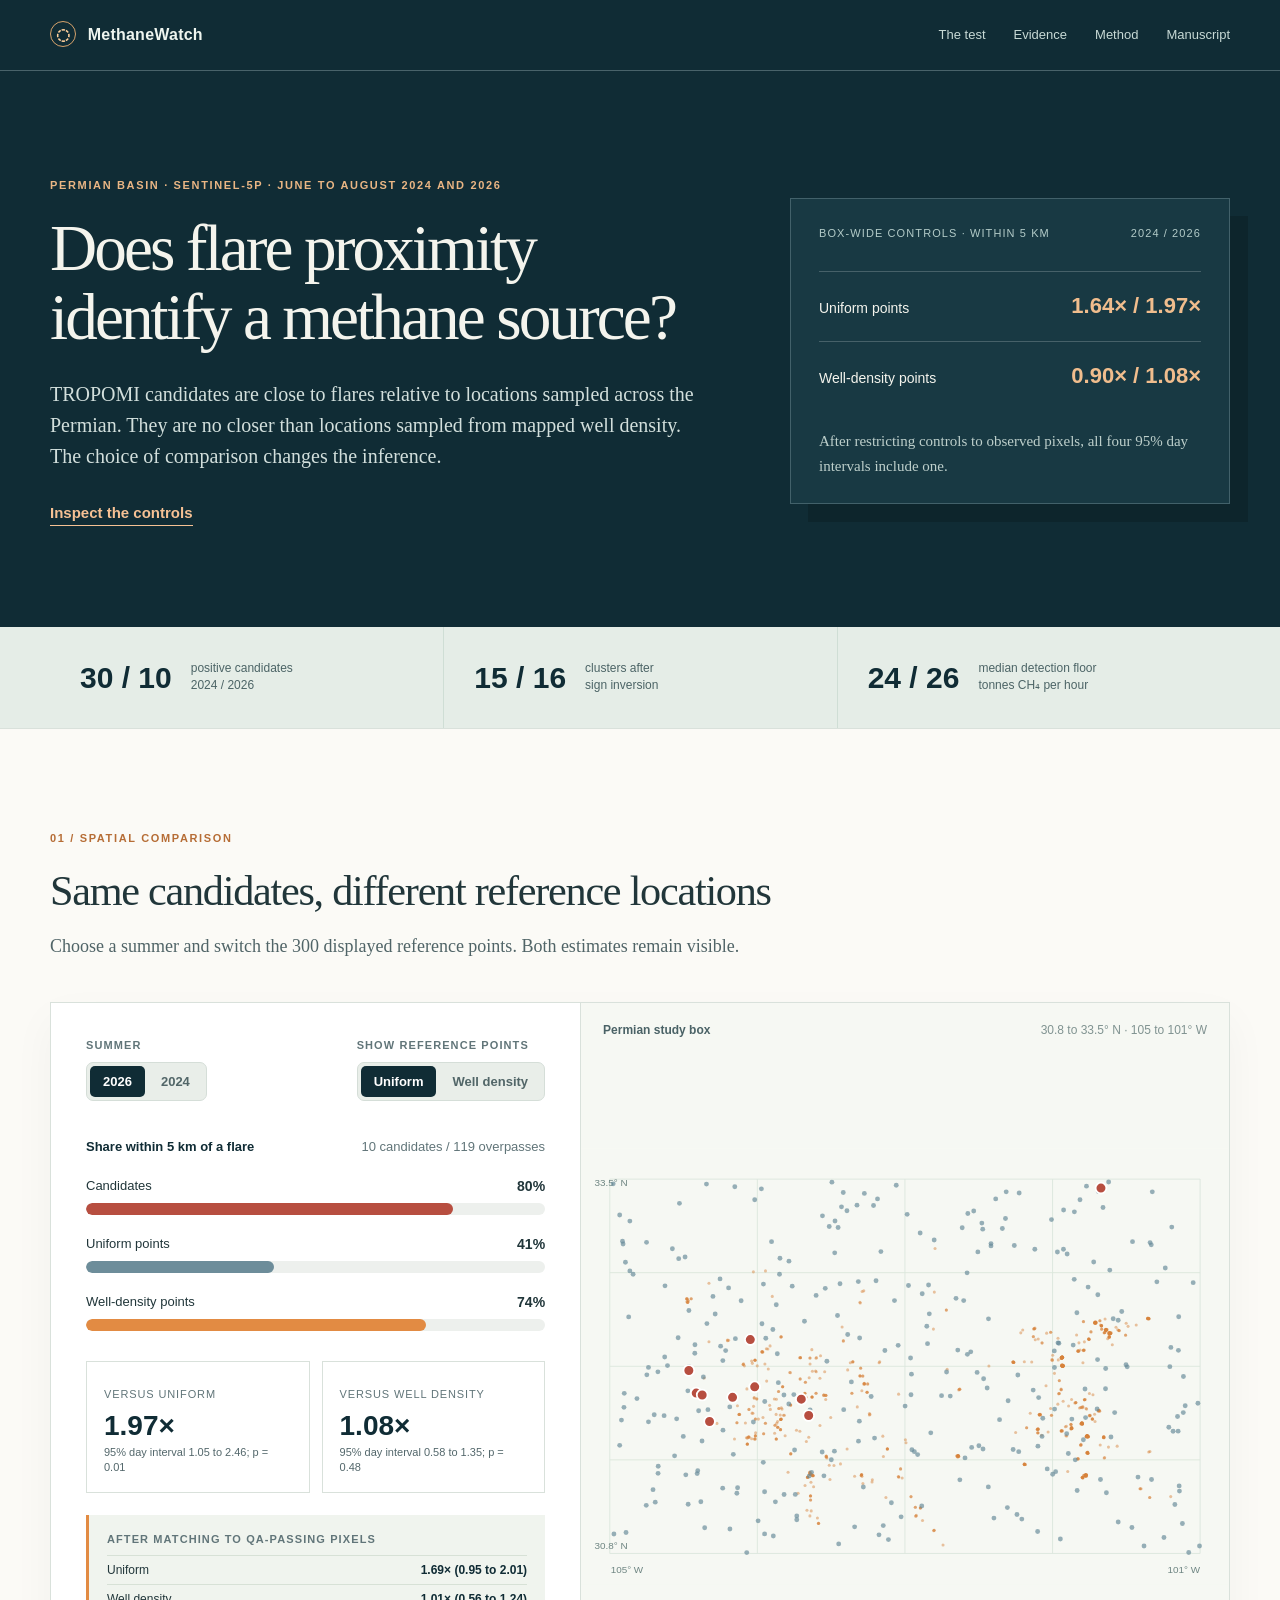
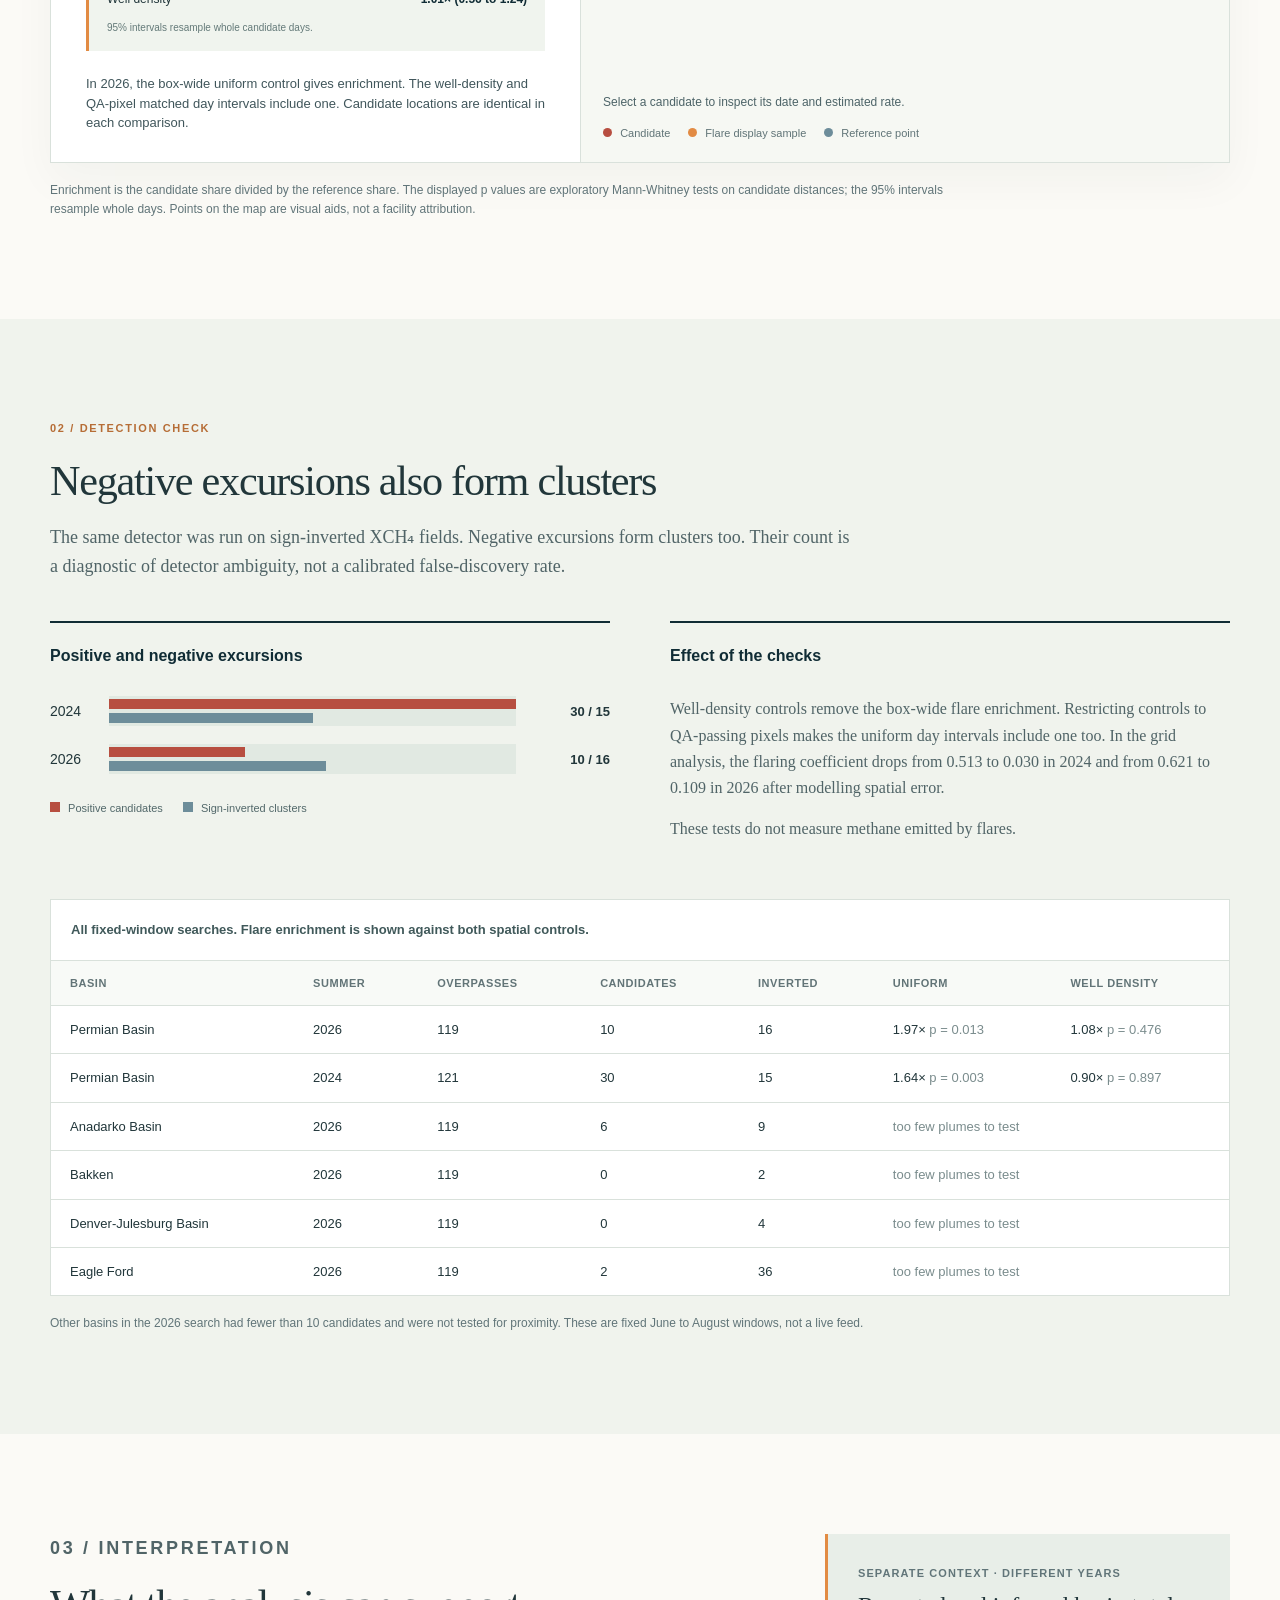
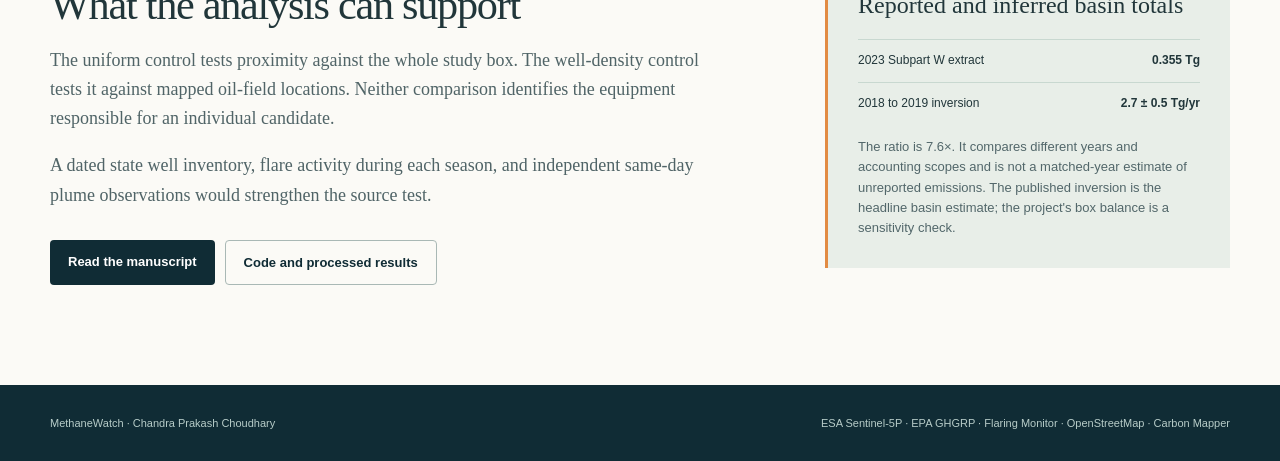
<file: outputs/permian/index.html>
<!doctype html>
<html lang="en">
<head>
  <meta charset="utf-8">
  <meta name="viewport" content="width=device-width, initial-scale=1">
  <meta name="theme-color" content="#102c35">
  <meta name="description" content="TROPOMI methane candidates near Permian flares: uniform, well-density, and observation-matched controls for 2024 and 2026.">
  <title>MethaneWatch | Permian flare proximity</title>
  <style>:root{--navy:#102c35;--ink:#21363a;--muted:#617579;--paper:#fbfaf6;--sea:#eaf1ec;--line:#d9e1db;--orange:#e28b43;--red:#b74e40;--blue:#6d8d9a}
*{box-sizing:border-box}
html{scroll-behavior:smooth}
body{margin:0;background:var(--paper);color:var(--ink);font:17px/1.65 "Iowan Old Style",Georgia,serif}
button,a{touch-action:manipulation}
a{color:inherit}
a:focus-visible,button:focus-visible{outline:3px solid var(--orange);outline-offset:3px}
.skip{position:absolute;left:-999px;top:8px;background:#fff;padding:10px;z-index:10}.skip:focus{left:8px}
.shell{width:min(1180px,calc(100% - 56px));margin:auto}
.masthead{background:var(--navy);color:#eef5ef;border-bottom:1px solid #49636a}
.masthead-inner{display:flex;justify-content:space-between;align-items:center;min-height:70px;gap:25px}
.brand,.masthead nav,.kicker,.field-label,.figure-top,.figure-line,.strip-grid,.text-link,.segmented,.chart-head,.bar-copy,.estimate-grid,.panel-note,.map-top,.legend,.footnote,.negative-panel,.audit-copy h3,table,.button,.context,.footer-inner{font-family:Inter,"Avenir Next",Arial,sans-serif}
.brand{text-decoration:none;font-weight:700;letter-spacing:.015em;font-size:16px;white-space:nowrap}.brand-mark{display:inline-grid;place-items:center;width:26px;height:26px;margin-right:7px;color:#ffd09c;border:1px solid #d7a36c;border-radius:50%}
.masthead nav{display:flex;gap:28px;font-size:13px}.masthead nav a{text-decoration:none;color:#c7d9d5}.masthead nav a:hover{color:#fff}
.hero{background:var(--navy);color:#f4f4ed;padding:105px 0 100px}
.hero-grid{display:grid;grid-template-columns:minmax(0,1.2fr) minmax(290px,.8fr);gap:80px;align-items:center}
.kicker{color:#b66d36;text-transform:uppercase;letter-spacing:.15em;font-size:11px;font-weight:700;margin:0 0 20px}.hero .kicker{color:#eab684}
h1,h2,h3,p{margin-top:0}
h1{font-size:clamp(44px,5.1vw,72px);line-height:1.06;letter-spacing:-.045em;font-weight:500;max-width:790px;margin-bottom:26px}
h1 em{font-weight:400;color:#e8a46a}
.hero-copy{font-size:20px;line-height:1.55;color:#d2dfdc;max-width:670px;margin-bottom:27px}
.text-link{color:#f6c194;font-size:15px;font-weight:700;text-decoration:none;border-bottom:1px solid #f6c194;padding-bottom:4px}.text-link span{margin-left:8px}
.hero-figure{background:#183943;border:1px solid #42616a;padding:25px 28px;box-shadow:18px 18px 0 #0d252c}
.figure-top{display:flex;justify-content:space-between;gap:15px;color:#b3cbc8;font-size:11px;text-transform:uppercase;letter-spacing:.1em;padding-bottom:29px}
.figure-line{display:flex;justify-content:space-between;align-items:baseline;gap:12px;border-top:1px solid #466169;padding:16px 0;font-size:14px}.figure-line strong{font-size:22px;color:#f0bd8d;white-space:nowrap}
.hero-figure p{font-size:15px;color:#bdcfcb;margin:19px 0 0}
.finding-strip{background:#e5ede7;border-bottom:1px solid var(--line)}
.strip-grid{display:grid;grid-template-columns:repeat(3,1fr)}
.strip-grid>div{display:flex;align-items:center;gap:19px;padding:26px 30px;border-left:1px solid #cfded5}.strip-grid>div:first-child{border-left:0}
.strip-grid .num{font-size:30px;font-weight:700;color:var(--navy);white-space:nowrap}.strip-grid span:last-child{font-size:12px;line-height:1.45;color:#4c6466}
.section{padding:100px 0}.section-tint{background:#f0f3ed}
.section-heading{max-width:800px;margin-bottom:40px}.section-heading h2,.method-grid h2{font-weight:500;letter-spacing:-.03em;line-height:1.14;font-size:clamp(32px,3.3vw,46px);margin:0 0 17px}.section-heading>p:last-child,.method-grid>div>p{font-size:18px;color:#506467;line-height:1.62;margin-bottom:0}
.workbench{display:grid;grid-template-columns:minmax(340px,.9fr) minmax(0,1.1fr);border:1px solid var(--line);background:#fff;box-shadow:0 18px 42px #17332e0a}
.analysis-panel{padding:33px 35px 29px;border-right:1px solid var(--line)}
.control-row{display:flex;justify-content:space-between;gap:20px;flex-wrap:wrap;margin-bottom:35px}
.field-label{display:block;text-transform:uppercase;letter-spacing:.1em;color:var(--muted);font-size:11px;font-weight:700;margin-bottom:8px}
.segmented{display:inline-flex;padding:3px;background:#e9eee9;border:1px solid #d5ded8;border-radius:7px;gap:3px}
.segmented button{font:600 13px Inter,"Avenir Next",Arial,sans-serif;background:transparent;color:#526668;border:0;border-radius:5px;padding:8px 13px;cursor:pointer}
.segmented button[aria-pressed=true]{color:#fff;background:var(--navy)}
.chart-head{display:flex;justify-content:space-between;gap:10px;color:var(--navy);font-size:13px;font-weight:700;margin-bottom:18px}.chart-head span:last-child{color:var(--muted);font-weight:500}
.bar-item{margin:0 0 18px}.bar-copy{display:flex;justify-content:space-between;font-size:13px;margin-bottom:5px}.bar-copy strong{font-size:14px}
.bar-track{height:12px;background:#edf0ed;border-radius:20px;overflow:hidden}.bar-fill{height:100%;border-radius:20px;transition:width .25s}.bar-fill.candidate{background:var(--red)}.bar-fill.uniform{background:var(--blue)}.bar-fill.wells{background:var(--orange)}
.estimate-grid{display:grid;grid-template-columns:1fr 1fr;gap:12px;margin-top:30px}
.estimate-grid article{border:1px solid var(--line);padding:17px;min-height:127px}.estimate-grid article span{font-size:11px;text-transform:uppercase;letter-spacing:.08em;color:var(--muted)}.estimate-grid strong{display:block;font-size:28px;line-height:1.35;color:var(--navy)}.estimate-grid small{display:block;font-size:11px;line-height:1.35;color:#53676b}
.matched-results{margin-top:22px;padding:16px 18px;background:#f0f4ee;border-left:3px solid var(--orange);font:12px/1.5 Inter,"Avenir Next",Arial,sans-serif}.matched-results>div{display:flex;justify-content:space-between;gap:8px;padding:5px 0;border-top:1px solid #d7e1d6}.matched-results strong{text-align:right;color:var(--navy)}.matched-results small{display:block;color:#647a79;margin-top:7px}
.panel-note{font-size:13px;line-height:1.5;color:#40565b;margin:23px 0 0}
.map-panel{min-width:0;background:#f6f8f3;display:flex;flex-direction:column}
.map-top{display:flex;justify-content:space-between;gap:12px;padding:18px 22px 0;color:#4a6266;font-size:12px}.map-top span{color:#809391}
#study-map{width:100%;height:auto;display:block;flex:1;min-height:460px}
.legend{display:flex;flex-wrap:wrap;gap:18px;padding:0 22px 20px;font-size:11px;color:#607477}
.map-selection{font:12px/1.45 Inter,"Avenir Next",Arial,sans-serif;color:#4d6468;margin:0 22px 12px;min-height:18px}
.legend span{white-space:nowrap}.key{display:inline-block;width:9px;height:9px;border-radius:50%;margin-right:5px}.key-candidate{background:var(--red)}.key-flare{background:var(--orange)}.key-control{background:var(--blue)}
.footnote{font-size:12px;line-height:1.6;color:#617579;max-width:900px;margin:18px 0 0}
.audit-grid{display:grid;grid-template-columns:1fr 1fr;gap:60px;margin-bottom:57px}
.negative-panel,.audit-copy{border-top:2px solid var(--navy);padding-top:20px}.negative-panel h3,.audit-copy h3{font-size:16px;color:var(--navy);margin-bottom:27px}
.count-row{display:grid;grid-template-columns:45px 1fr 80px;align-items:center;gap:14px;margin:18px 0;font-size:14px}.count-row>div{height:30px;position:relative;background:#e1e9e2}.count-row i,.count-row b{position:absolute;left:0;height:10px;display:block}.count-row i{top:3px;background:var(--red)}.count-row b{bottom:3px;background:var(--blue)}.count-row strong{text-align:right;font-size:13px;white-space:nowrap}
.count-legend{display:flex;gap:20px;flex-wrap:wrap;font-size:11px;color:#52686a;margin-top:25px}.count-legend i{display:inline-block;width:10px;height:10px;margin-right:5px}.count-legend .positive{background:var(--red)}.count-legend .negative{background:var(--blue)}
.audit-copy p{font-size:16px;color:#506467;margin-bottom:14px}.audit-copy p:last-child{margin-bottom:0}
.table-wrap{overflow-x:auto;background:#fff;border:1px solid var(--line)}table{width:100%;border-collapse:collapse;font-size:13px;white-space:nowrap}caption{text-align:left;padding:19px 20px;color:#40595a;font-weight:700;white-space:normal}th,td{padding:13px 19px;border-top:1px solid var(--line);text-align:left;font-variant-numeric:tabular-nums}th{background:#f8faf7;color:#627477;font-size:11px;text-transform:uppercase;letter-spacing:.05em}tbody tr:hover{background:#f7f9f4}.mut{color:#7a8c8d}
.method-grid{display:grid;grid-template-columns:minmax(0,1.25fr) minmax(280px,.75fr);gap:100px;align-items:start}.method-grid>div>p{margin:0 0 18px}
.links{display:flex;gap:10px;flex-wrap:wrap;margin-top:30px}.button{display:inline-block;text-decoration:none;background:var(--navy);color:#fff;padding:11px 18px;border-radius:4px;font-size:13px;font-weight:700}.button.secondary{color:var(--navy);background:transparent;border:1px solid #a9b8b5}
.context{background:#e8eee8;padding:30px;border-left:3px solid var(--orange)}.context h3{font:500 24px/1.25 "Iowan Old Style",Georgia,serif;margin:0 0 19px}.context-line{display:flex;justify-content:space-between;gap:10px;border-top:1px solid #c8d8d0;padding:11px 0;font-size:12px}.context-line strong{white-space:nowrap}.context p{font-size:13px;color:#52676a;line-height:1.55;margin:13px 0 0}
footer{background:var(--navy);color:#b7ccc8}.footer-inner{display:flex;justify-content:space-between;gap:20px;padding:29px 0;font-size:11px}
@media(max-width:900px){.hero-grid,.workbench,.audit-grid,.method-grid{grid-template-columns:1fr}.hero-grid,.method-grid{gap:50px}.hero-figure{max-width:600px}.analysis-panel{border-right:0;border-bottom:1px solid var(--line)}.strip-grid>div{padding:20px 12px;gap:8px}.strip-grid .num{font-size:22px}.strip-grid span:last-child{font-size:10px}}
@media(max-width:620px){.shell{width:min(100% - 32px,1180px)}.masthead-inner{align-items:flex-start;flex-direction:column;padding:16px 0;gap:10px}.masthead nav{gap:16px;flex-wrap:wrap;font-size:12px}.hero{padding:65px 0 75px}.hero-copy{font-size:17px}.hero-figure{box-shadow:9px 9px 0 #0d252c}.figure-top{flex-direction:column;gap:3px}.finding-strip .strip-grid{grid-template-columns:1fr}.strip-grid>div{border-left:0;border-top:1px solid #cfded5;padding:13px 0}.strip-grid>div:first-child{border-top:0}.strip-grid span:last-child{font-size:12px}.section{padding:66px 0}.analysis-panel{padding:24px 20px}.estimate-grid{gap:8px}.estimate-grid article{padding:12px}.estimate-grid strong{font-size:24px}.map-top{flex-direction:column;gap:2px}#study-map{min-height:290px}.audit-grid{gap:40px}.footer-inner{flex-direction:column}}
@media(prefers-reduced-motion:reduce){html{scroll-behavior:auto}.bar-fill{transition:none}}
</style>
</head>
<body>
  <a class="skip" href="#main">Skip to results</a>
  <header class="masthead">
    <div class="shell masthead-inner">
      <a class="brand" href="#top"><span class="brand-mark" aria-hidden="true">◌</span> MethaneWatch</a>
      <nav aria-label="Primary">
        <a href="#test">The test</a>
        <a href="#audit">Evidence</a>
        <a href="#method">Method</a>
        <a href="paper.html">Manuscript</a>
      </nav>
    </div>
  </header>
  <main id="main">
    <section class="hero" id="top">
      <div class="shell hero-grid">
        <div>
          <p class="kicker">Permian Basin · Sentinel-5P · June to August 2024 and 2026</p>
          <h1>Does flare proximity identify a methane source?</h1>
          <p class="hero-copy">TROPOMI candidates are close to flares relative to locations sampled across the Permian. They are no closer than locations sampled from mapped well density. The choice of comparison changes the inference.</p>
          <a class="text-link" href="#test">Inspect the controls</a>
        </div>
        <div class="hero-figure" aria-label="Study finding">
          <div class="figure-top"><span>Box-wide controls · within 5 km</span><span>2024 / 2026</span></div>
          <div class="figure-line"><span>Uniform points</span><strong>1.64× / 1.97×</strong></div>
          <div class="figure-line"><span>Well-density points</span><strong>0.90× / 1.08×</strong></div>
          <p>After restricting controls to observed pixels, all four 95% day intervals include one.</p>
        </div>
      </div>
    </section>

    <section class="finding-strip">
      <div class="shell strip-grid">
        <div><span class="num">30 / 10</span><span>positive candidates<br>2024 / 2026</span></div>
        <div><span class="num">15 / 16</span><span>clusters after<br>sign inversion</span></div>
        <div><span class="num">24 / 26</span><span>median detection floor<br>tonnes CH₄ per hour</span></div>
      </div>
    </section>

    <section id="test" class="section">
      <div class="shell">
        <div class="section-heading">
          <p class="kicker">01 / Spatial comparison</p>
          <h2>Same candidates, different reference locations</h2>
          <p>Choose a summer and switch the 300 displayed reference points. Both estimates remain visible.</p>
        </div>
        <div class="workbench">
          <div class="analysis-panel">
            <div class="control-row">
              <div><span class="field-label">Summer</span><div id="years" class="segmented" role="group" aria-label="Select summer"></div></div>
              <div><span class="field-label">Show reference points</span><div class="segmented" role="group" aria-label="Show reference distribution">
                <button type="button" data-mode="uniform">Uniform</button>
                <button type="button" data-mode="wells">Well density</button>
              </div></div>
            </div>
            <div class="chart-head"><span>Share within 5 km of a flare</span><span id="candidate-share"></span></div>
            <div class="bar-item"><div class="bar-copy"><span>Candidates</span><strong id="candidate-percent"></strong></div><div class="bar-track"><div id="candidate-bar" class="bar-fill candidate"></div></div></div>
            <div class="bar-item"><div class="bar-copy"><span>Uniform points</span><strong id="uniform-percent"></strong></div><div class="bar-track"><div id="uniform-bar" class="bar-fill uniform"></div></div></div>
            <div class="bar-item"><div class="bar-copy"><span>Well-density points</span><strong id="wells-percent"></strong></div><div class="bar-track"><div id="wells-bar" class="bar-fill wells"></div></div></div>
            <div class="estimate-grid">
              <article><span>Versus uniform</span><strong id="uniform-estimate"></strong><small id="uniform-detail"></small></article>
              <article><span>Versus well density</span><strong id="wells-estimate"></strong><small id="wells-detail"></small></article>
            </div>
            <div class="matched-results">
              <span class="field-label">After matching to QA-passing pixels</span>
              <div><span>Uniform</span><strong id="matched-uniform"></strong></div>
              <div><span>Well density</span><strong id="matched-wells"></strong></div>
              <small>95% intervals resample whole candidate days.</small>
            </div>
            <p class="panel-note" id="interpretation"></p>
          </div>
          <div class="map-panel">
            <div class="map-top"><strong>Permian study box</strong><span>30.8 to 33.5° N · 105 to 101° W</span></div>
            <svg id="study-map" role="img" aria-label="Candidate, flare, and reference locations in the Permian Basin" viewBox="0 0 720 485" preserveAspectRatio="xMidYMid meet"></svg>
            <p id="selected-candidate" class="map-selection" aria-live="polite">Select a candidate to inspect its date and estimated rate.</p>
            <div class="legend"><span><i class="key key-candidate"></i> Candidate</span><span><i class="key key-flare"></i> Flare display sample</span><span><i class="key key-control"></i> Reference point</span></div>
          </div>
        </div>
        <p class="footnote">Enrichment is the candidate share divided by the reference share. The displayed p values are exploratory Mann-Whitney tests on candidate distances; the 95% intervals resample whole days. Points on the map are visual aids, not a facility attribution.</p>
      </div>
    </section>

    <section id="audit" class="section section-tint">
      <div class="shell">
        <div class="section-heading">
          <p class="kicker">02 / Detection check</p>
          <h2>Negative excursions also form clusters</h2>
          <p>The same detector was run on sign-inverted XCH₄ fields. Negative excursions form clusters too. Their count is a diagnostic of detector ambiguity, not a calibrated false-discovery rate.</p>
        </div>
        <div class="audit-grid">
          <div class="negative-panel">
            <h3>Positive and negative excursions</h3>
            <div class="count-row"><span>2024</span><div><i style="width:100%"></i><b style="width:50%"></b></div><strong>30 / 15</strong></div>
            <div class="count-row"><span>2026</span><div><i style="width:33.3%"></i><b style="width:53.3%"></b></div><strong>10 / 16</strong></div>
            <div class="count-legend"><span><i class="positive"></i> Positive candidates</span><span><i class="negative"></i> Sign-inverted clusters</span></div>
          </div>
          <div class="audit-copy">
            <h3>Effect of the checks</h3>
            <p>Well-density controls remove the box-wide flare enrichment. Restricting controls to QA-passing pixels makes the uniform day intervals include one too. In the grid analysis, the flaring coefficient drops from 0.513 to 0.030 in 2024 and from 0.621 to 0.109 in 2026 after modelling spatial error.</p>
            <p>These tests do not measure methane emitted by flares.</p>
          </div>
        </div>
        <div class="table-wrap"><table>
          <caption>All fixed-window searches. Flare enrichment is shown against both spatial controls.</caption>
          <thead><tr><th scope="col">Basin</th><th scope="col">Summer</th><th scope="col">Overpasses</th><th scope="col">Candidates</th><th scope="col">Inverted</th><th scope="col">Uniform</th><th scope="col">Well density</th></tr></thead>
          <tbody><tr><td>Permian Basin</td><td>2026</td><td>119</td><td>10</td><td>16</td><td>1.97&times; <span class=mut>p = 0.013</span></td><td>1.08&times; <span class=mut>p = 0.476</span></td></tr><tr><td>Permian Basin</td><td>2024</td><td>121</td><td>30</td><td>15</td><td>1.64&times; <span class=mut>p = 0.003</span></td><td>0.90&times; <span class=mut>p = 0.897</span></td></tr><tr><td>Anadarko Basin</td><td>2026</td><td>119</td><td>6</td><td>9</td><td colspan=2 class=mut>too few plumes to test</td></tr><tr><td>Bakken</td><td>2026</td><td>119</td><td>0</td><td>2</td><td colspan=2 class=mut>too few plumes to test</td></tr><tr><td>Denver-Julesburg Basin</td><td>2026</td><td>119</td><td>0</td><td>4</td><td colspan=2 class=mut>too few plumes to test</td></tr><tr><td>Eagle Ford</td><td>2026</td><td>119</td><td>2</td><td>36</td><td colspan=2 class=mut>too few plumes to test</td></tr></tbody>
        </table></div>
        <p class="footnote">Other basins in the 2026 search had fewer than 10 candidates and were not tested for proximity. These are fixed June to August windows, not a live feed.</p>
      </div>
    </section>

    <section id="method" class="section">
      <div class="shell method-grid">
        <div>
          <p class="kicker">03 / Interpretation</p>
          <h2>What the analysis can support</h2>
          <p>The uniform control tests proximity against the whole study box. The well-density control tests it against mapped oil-field locations. Neither comparison identifies the equipment responsible for an individual candidate.</p>
          <p>A dated state well inventory, flare activity during each season, and independent same-day plume observations would strengthen the source test.</p>
          <div class="links"><a class="button" href="paper.html">Read the manuscript</a><a class="button secondary" href="https://github.com/cpchoudhary2024/methanewatch">Code and processed results</a></div>
        </div>
        <aside class="context">
          <span class="field-label">Separate context · different years</span>
          <h3>Reported and inferred basin totals</h3>
          <div class="context-line"><span>2023 Subpart W extract</span><strong>0.355 Tg</strong></div>
          <div class="context-line"><span>2018 to 2019 inversion</span><strong>2.7 ± 0.5 Tg/yr</strong></div>
          <p>The ratio is 7.6×. It compares different years and accounting scopes and is not a matched-year estimate of unreported emissions. The published inversion is the headline basin estimate; the project's box balance is a sensitivity check.</p>
        </aside>
      </div>
    </section>
  </main>
  <footer><div class="shell footer-inner"><span>MethaneWatch · Chandra Prakash Choudhary</span><span>ESA Sentinel-5P · EPA GHGRP · Flaring Monitor · OpenStreetMap · Carbon Mapper</span></div></footer>
  <script>const DATA=[{"id":"permian","name":"Permian Basin","year":"2026","bbox":[-105.0,30.8,-101.0,33.5],"n_overpasses":119,"n_candidates":10,"n_noise":16,"frac_det":0.8,"flare":{"uniform":{"e":1.97,"ci":[1.05,2.46],"p":0.013,"frac":0.407},"wells":{"e":1.08,"ci":[0.58,1.35],"p":0.476,"frac":0.742}},"testable":true,"opportunity":{"uniform":{"null_fraction":0.4734,"enrichment":1.69,"ci_days":[0.95,2.01]},"wells":{"null_fraction":0.7952,"enrichment":1.006,"ci_days":[0.56,1.24]}},"candidates":[[33.4351,-101.6718,30,"2026-07-30"],[31.9128,-103.7024,18,"2026-08-02"],[31.7949,-103.6524,20,"2026-08-02"],[32.1192,-104.4644,30,"2026-08-09"],[31.9568,-104.4144,36,"2026-08-09"],[32.3423,-104.0478,29,"2026-08-25"],[31.9427,-104.374,38,"2026-08-25"],[31.7519,-104.324,36,"2026-08-25"],[31.9259,-104.1682,28,"2026-08-27"],[32.0016,-104.0182,34,"2026-08-27"]],"controls":{"uniform":[[31.548,-102.953],[32.286,-101.198],[32.305,-104.423],[32.147,-101.205],[31.946,-103.753],[32.354,-103.307],[33.41,-101.689],[32.037,-103.363],[33.061,-102.802],[30.951,-104.89],[31.841,-101.986],[32.313,-102.847],[32.475,-103.681],[31.475,-101.846],[31.878,-103.787],[33.357,-103.186],[32.552,-104.464],[32.379,-103.388],[30.976,-104.186],[30.941,-103.951],[31.371,-101.999],[31.172,-103.878],[33.456,-103.059],[30.807,-101.077],[31.788,-101.153],[30.958,-102.101],[32.528,-102.835],[30.926,-103.892],[30.985,-104.357],[31.016,-101.12],[31.534,-102.936],[32.356,-104.537],[32.975,-102.506],[31.521,-101.893],[31.565,-102.548],[33.026,-101.331],[32.814,-104.842],[31.142,-102.886],[32.977,-103.163],[33.044,-104.751],[31.28,-102.435],[32.493,-101.589],[31.331,-102.628],[31.457,-103.96],[32.134,-101.64],[32.21,-102.962],[32.093,-102.956],[32.261,-101.988],[31.376,-104.408],[32.902,-101.721],[31.55,-102.267],[33.264,-101.852],[32.191,-104.234],[31.62,-101.791],[31.271,-104.235],[32.11,-104.674],[31.816,-101.579],[32.482,-101.555],[32.146,-101.494],[30.9,-103.112],[33.049,-103.904],[30.94,-104.972],[33.035,-102.417],[32.994,-102.12],[33.295,-101.658],[32.594,-103.872],[31.234,-104.139],[31.993,-102.443],[31.986,-101.78],[32.507,-101.145],[31.829,-104.398],[32.624,-103.071],[31.351,-101.421],[31.754,-103.309],[32.267,-102.642],[31.955,-104.902],[31.131,-102.306],[33.408,-101.324],[32.666,-101.693],[33.049,-101.458],[31.765,-102.359],[33.351,-104.018],[32.994,-101.926],[33.445,-104.153],[31.333,-101.675],[32.088,-104.749],[31.842,-101.698],[32.458,-104.342],[31.476,-103.499],[31.071,-103.733],[32.087,-102.235],[32.527,-104.286],[31.837,-103.415],[33.466,-104.977],[31.896,-103.95],[31.61,-103.315],[32.998,-104.576],[32.06,-102.467],[31.538,-103.478],[31.574,-102.099],[33.357,-102.385],[33.397,-103.275],[32.545,-101.531],[31.553,-102.471],[32.721,-101.759],[31.385,-103.633],[31.67,-102.825],[32.263,-104.215],[31.883,-101.015],[31.748,-104.027],[33.43,-103.973],[31.26,-104.707],[32.457,-103.969],[30.904,-101.947],[31.048,-102.208],[31.367,-104.485],[33.478,-103.495],[32.761,-103.316],[33.144,-102.34],[30.934,-103.176],[32.64,-102.654],[31.988,-101.641],[31.924,-102.094],[32.712,-103.54],[31.632,-103.206],[32.186,-103.529],[31.504,-104.561],[31.857,-104.187],[32.24,-103.865],[31.226,-103.743],[31.546,-103.748],[31.935,-102.693],[32.076,-101.113],[32.96,-101.901],[32.536,-101.835],[32.319,-101.963],[33.149,-102.612],[31.333,-101.329],[31.081,-102.241],[31.863,-102.999],[31.17,-104.692],[32.301,-103.046],[32.349,-104.149],[31.155,-104.469],[32.733,-102.976],[32.303,-101.86],[31.943,-103.82],[33.277,-101.925],[33.111,-102.897],[31.397,-104.404],[31.25,-101.14],[33.272,-103.393],[31.225,-103.819],[32.844,-101.612],[31.644,-104.502],[31.775,-102.066],[32.295,-104.249],[33.3,-103.43],[30.806,-104.072],[31.238,-101.635],[32.745,-103.44],[31.865,-101.101],[31.577,-102.499],[33.4,-102.226],[31.513,-102.914],[32.728,-103.764],[33.403,-103.418],[32.859,-101.236],[32.715,-104.195],[32.753,-101.047],[32.974,-101.967],[31.532,-103.561],[32.492,-102.434],[32.968,-103.476],[33.198,-103.474],[33.246,-102.985],[33.241,-104.933],[31.064,-103.026],[31.816,-101.114],[32.032,-103.858],[33.208,-102.007],[31.932,-103.229],[31.515,-104.163],[30.854,-101.38],[31.58,-104.933],[32.908,-103.786],[30.854,-101.004],[31.245,-103.951],[31.64,-101.604],[32.236,-102.577],[31.78,-101.776],[33.183,-102.479],[31.36,-103.549],[32.316,-101.957],[32.9,-104.894],[33.31,-103.213],[33.158,-103.513],[31.166,-103.092],[32.938,-104.49],[32.623,-104.11],[31.938,-102.752],[30.869,-103.449],[31.254,-101.833],[32.824,-102.579],[31.027,-101.555],[31.644,-102.071],[31.489,-102.593],[32.814,-103.85],[31.769,-101.869],[31.035,-103.995],[31.8,-104.699],[31.682,-101.149],[32.736,-102.84],[31.664,-101.904],[32.673,-102.883],[32.254,-102.554],[33.197,-104.864],[32.78,-104.253],[31.901,-102.301],[32.109,-102.718],[32.073,-104.366],[33.154,-101.192],[31.173,-104.383],[31.945,-102.959],[32.244,-104.424],[31.978,-102.131],[32.415,-103.895],[32.147,-104.463],[31.917,-104.816],[32.654,-104.301],[31.689,-104.233],[32.439,-102.852],[32.767,-103.196],[31.153,-101.171],[31.681,-101.183],[33.351,-101.814],[33.408,-102.314],[33.479,-101.62],[30.915,-101.245],[33.032,-104.91],[33.325,-104.528],[33.235,-103.559],[32.73,-104.626],[32.624,-102.602],[32.743,-103.959],[32.352,-103.943],[32.929,-103.847],[32.155,-104.609],[31.41,-102.036],[31.055,-102.397],[33.252,-102.574],[32.838,-104.864],[31.279,-103.282],[33.021,-102.259],[31.611,-104.375],[32.516,-103.457],[31.762,-104.921],[31.378,-104.673],[31.274,-104.134],[30.992,-103.341],[31.001,-103.147],[30.987,-101.462],[31.043,-103.733],[33.052,-104.914],[32.198,-101.695],[31.147,-104.753],[32.217,-104.628],[32.265,-101.147],[32.141,-101.987],[31.358,-103.649],[31.973,-104.471],[33.151,-103.453],[31.836,-103.643],[32.161,-101.502],[33.312,-103.325],[31.429,-104.672],[32.759,-101.293],[32.106,-102.511],[32.926,-104.533],[31.771,-104.547],[32.264,-103.136],[31.794,-104.632],[33.139,-102.473],[33.27,-102.534],[32.506,-104.872],[33.449,-101.77],[32.777,-101.853],[33.042,-101.339],[33.216,-102.319],[31.534,-102.229],[33.464,-104.345],[31.854,-104.904],[32.142,-104.738],[31.287,-101.142],[33.018,-102.417],[31.71,-101.212],[32.661,-103.602],[31.39,-101.979],[31.749,-104.738],[31.837,-104.335]],"wells":[[31.945,-103.434],[31.681,-101.509],[32.035,-104.009],[32.279,-101.53],[32.325,-103.752],[31.843,-103.568],[31.927,-102.361],[31.722,-103.591],[31.573,-103.343],[32.807,-104.299],[32.951,-102.792],[33.038,-103.389],[32.997,-103.728],[32.918,-102.655],[32.919,-103.772],[32.172,-103.521],[32.21,-104.027],[32.301,-103.608],[31.942,-103.919],[32.83,-103.839],[33.217,-102.816],[31.929,-103.797],[31.44,-103.46],[32.304,-101.22],[31.915,-101.433],[32.803,-102.899],[31.724,-103.367],[32.926,-103.819],[32.752,-103.999],[31.757,-101.338],[32.604,-103.435],[32.812,-104.068],[32.431,-103.204],[33.069,-102.715],[32.452,-103.234],[31.756,-101.684],[32.024,-104.225],[31.21,-103.397],[31.202,-103.504],[32.39,-104.163],[32.196,-103.176],[31.8,-102.187],[32.47,-103.276],[32.646,-103.835],[31.372,-102.27],[31.627,-103.43],[31.802,-103.43],[32.89,-102.789],[32.676,-104.016],[33.518,-102.444],[31.36,-103.074],[31.927,-102.642],[31.985,-103.93],[33.282,-102.574],[31.949,-103.937],[32.636,-104.13],[31.705,-102.172],[31.777,-102.128],[31.454,-102.01],[31.204,-103.499],[32.733,-103.803],[32.136,-104.479],[32.499,-103.163],[32.583,-102.904],[31.956,-102.302],[32.076,-103.787],[31.865,-103.897],[31.686,-103.171],[33.239,-102.551],[31.927,-101.407],[32.826,-104.012],[32.714,-103.486],[32.823,-101.876],[31.79,-103.573],[32.087,-103.269],[31.671,-104.291],[32.492,-103.118],[32.553,-101.681],[31.389,-102.366],[32.238,-101.943],[32.077,-103.133],[32.339,-103.841],[32.209,-102.724],[32.875,-103.9],[33.409,-102.356],[32.506,-104.17],[32.053,-102.392],[33.039,-103.988],[32.156,-103.655],[33.006,-103.758],[32.265,-103.05],[31.895,-103.947],[31.754,-103.612],[33.037,-104.5],[32.823,-103.832],[31.497,-103.574],[32.869,-104.084],[32.385,-103.191],[32.807,-103.655],[32.9,-102.894],[32.399,-103.141],[32.662,-103.561],[31.886,-102.087],[32.314,-103.194],[32.481,-102.506],[32.841,-103.716],[32.141,-103.374],[32.717,-103.929],[32.447,-101.052],[32.126,-103.853],[32.176,-103.821],[32.726,-104.157],[32.255,-103.828],[32.347,-102.759],[32.546,-103.038],[32.888,-104.056],[32.223,-103.64],[31.382,-103.565],[32.497,-103.123],[32.477,-103.539],[31.469,-103.266],[31.214,-102.271],[32.997,-102.892],[32.388,-103.666],[31.694,-103.534],[32.835,-103.67],[32.002,-104.075],[31.903,-103.912],[32.235,-103.789],[32.734,-103.757],[32.524,-103.754],[31.397,-103.292],[31.796,-101.311],[32.647,-102.704],[32.107,-102.627],[32.922,-102.769],[31.569,-103.243],[31.922,-101.696],[31.471,-103.058],[31.932,-103.452],[31.772,-104.137],[31.921,-103.469],[32.972,-103.909],[32.055,-104.037],[32.783,-103.446],[33.052,-102.669],[32.076,-103.772],[32.384,-102.722],[32.418,-103.403],[32.759,-104.016],[31.754,-101.397],[32.197,-103.602],[32.085,-103.777],[31.893,-102.225],[32.639,-104.054],[31.621,-102.853],[32.936,-103.949],[32.685,-103.621],[32.256,-103.88],[31.933,-102.277],[32.316,-103.626],[31.728,-101.272],[32.529,-103.214],[32.618,-103.041],[31.781,-103.415],[32.123,-103.746],[31.639,-103.601],[31.878,-101.565],[31.603,-103.906],[32.419,-101.126],[32.745,-102.764],[32.018,-103.675],[32.218,-103.167],[32.88,-103.644],[33.3,-103.642],[32.327,-103.442],[32.179,-104.342],[32.616,-103.478],[31.768,-101.312],[32.377,-103.791],[32.986,-102.802],[32.407,-103.552],[32.744,-103.915],[32.019,-101.78],[32.296,-104.354],[32.969,-103.764],[32.365,-101.02],[32.819,-103.837],[31.508,-102.214],[32.744,-103.249],[33.408,-102.553],[32.114,-103.182],[32.195,-103.676],[33.042,-102.769],[32.659,-104.284],[31.313,-103.521],[31.921,-103.643],[32.037,-103.497],[32.839,-104.044],[32.777,-103.886],[32.14,-103.332],[32.129,-103.639],[32.612,-102.637],[32.658,-103.245],[31.77,-102.138],[33.062,-102.874],[32.399,-103.255],[32.759,-103.785],[31.79,-102.673],[33.041,-103.858],[32.857,-104.153],[31.695,-101.413],[31.559,-103.366],[32.26,-102.714],[31.389,-103.386],[32.346,-103.229],[31.962,-104.242],[32.855,-103.945],[32.607,-103.112],[32.021,-103.31],[32.343,-103.991],[32.436,-101.503],[31.852,-103.997],[31.724,-103.432],[32.014,-104.009],[32.963,-102.931],[32.873,-103.808],[32.213,-104.03],[32.04,-104.212],[32.87,-103.966],[32.015,-103.933],[32.675,-103.388],[31.994,-103.525],[32.158,-101.477],[31.855,-101.493],[33.338,-102.601],[32.368,-103.101],[32.081,-102.24],[32.664,-101.599],[32.526,-104.303],[32.961,-104.061],[32.022,-103.662],[32.77,-104.106],[32.125,-103.246],[32.686,-103.826],[33.095,-103.829],[32.797,-103.784],[31.857,-104.09],[32.867,-102.835],[32.074,-103.158],[31.377,-103.222],[32.003,-104.245],[32.344,-103.576],[32.233,-103.064],[32.065,-103.994],[31.984,-103.627],[32.647,-104.333],[32.66,-104.136],[31.989,-103.896],[32.181,-103.599],[31.905,-103.519],[31.704,-101.959],[32.987,-103.758],[31.883,-104.303],[33.409,-102.39],[32.254,-104.177],[32.747,-104.11],[31.779,-101.409],[32.937,-102.79],[32.286,-103.716],[31.981,-104.031],[32.075,-103.623],[32.445,-103.712],[31.667,-102.03],[32.752,-103.581],[32.68,-104.135],[32.566,-101.645],[32.369,-103.21],[32.853,-104.064],[32.634,-104.073],[32.144,-103.509],[32.672,-104.113],[32.291,-103.183],[32.813,-103.222],[32.822,-104.267],[32.463,-102.52],[31.38,-102.645],[32.516,-101.703],[32.237,-103.102],[32.499,-103.055],[32.919,-103.98],[32.828,-104.312],[32.815,-104.17],[31.573,-101.396],[32.491,-103.164],[31.594,-101.533],[32.186,-103.686],[33.077,-102.796],[32.808,-104.173],[31.843,-103.972]]},"flares":[[31.363,-101.776],[32.214,-101.932],[31.363,-101.777],[32.213,-101.94],[32.158,-101.931],[32.209,-101.937],[31.738,-101.801],[31.364,-101.776],[31.738,-101.802],[32.209,-101.938],[31.362,-101.775],[32.158,-101.93],[32.212,-101.939],[32.213,-101.932],[31.362,-101.776],[32.214,-101.94],[32.157,-101.931],[31.735,-101.798],[32.157,-101.93],[32.081,-103.306],[32.214,-101.933],[32.385,-101.611],[32.157,-101.929],[31.505,-102.64],[31.643,-101.767],[31.349,-101.799],[32.195,-104.016],[31.735,-101.797],[31.349,-103.66],[31.888,-101.843],[32.181,-102.268],[31.737,-101.801],[31.365,-101.771],[31.7,-101.874],[31.739,-101.8],[31.766,-103.842],[31.363,-101.775],[31.37,-103.293],[32.409,-101.639],[32.387,-101.607],[31.35,-103.66],[31.365,-103.295],[32.18,-102.269],[32.152,-101.937],[32.155,-101.933],[31.365,-101.775],[32.217,-101.935],[32.213,-101.939],[32.345,-101.754],[32.469,-101.71],[31.736,-101.798],[32.156,-101.936],[31.942,-103.55],[32.18,-102.268],[31.647,-101.764],[32.209,-101.936],[32.392,-101.65],[32.213,-101.931],[31.743,-101.802],[31.607,-103.668],[31.347,-101.794],[31.589,-104.068],[32.623,-104.469],[31.365,-101.77],[31.641,-101.654],[31.626,-103.871],[31.962,-103.257],[32.212,-101.94],[32.218,-101.936],[31.684,-101.941],[32.003,-103.829],[31.186,-103.64],[31.186,-103.639],[32.217,-101.934],[31.734,-101.797],[32.442,-101.669],[31.887,-101.842],[32.152,-101.936],[32.465,-101.708],[31.664,-103.958],[31.64,-101.763],[31.504,-102.64],[31.962,-103.256],[31.588,-104.068],[31.91,-101.778],[32.465,-101.706],[31.642,-101.756],[31.685,-101.934],[31.37,-101.771],[32.408,-101.549],[31.929,-103.63],[32.333,-103.418],[32.497,-101.355],[31.441,-102.191],[32.157,-101.936],[32.467,-101.714],[31.694,-102.103],[32.021,-103.278],[31.647,-101.904],[32.685,-102.801],[32.414,-101.638],[32.409,-101.638],[31.362,-103.625],[31.346,-101.795],[32.08,-103.286],[32.408,-101.55],[32.407,-101.549],[32.386,-101.61],[31.855,-101.795],[31.506,-102.639],[32.61,-104.472],[31.359,-101.777],[32.346,-101.754],[31.626,-104.015],[31.714,-101.913],[31.766,-103.843],[31.373,-103.644],[32.156,-101.938],[31.739,-103.946],[31.939,-103.536],[32.386,-101.609],[31.694,-102.104],[31.589,-104.069],[31.482,-101.831],[32.21,-101.937],[31.519,-103.774],[32.339,-104.203],[31.646,-101.759],[31.8,-102.089],[31.86,-101.795],[31.483,-101.828],[31.684,-101.934],[31.64,-104.057],[32.259,-101.824],[31.914,-103.885],[31.698,-102.1],[31.359,-101.778],[32.01,-102.044],[31.791,-101.747],[32.002,-103.997],[31.637,-101.654],[32.464,-101.712],[31.215,-103.64],[31.811,-104.03],[31.374,-103.644],[31.331,-103.221],[31.841,-103.833],[31.833,-101.684],[32.465,-101.711],[31.737,-101.802],[32.421,-102.122],[31.651,-101.765],[31.133,-102.929],[31.744,-101.799],[31.956,-103.359],[32.212,-103.708],[31.364,-103.295],[31.528,-101.763],[32.155,-101.936],[31.702,-101.869],[32.362,-103.841],[31.347,-101.795],[30.967,-102.802],[31.644,-101.764],[31.698,-101.874],[32.425,-102.119],[32.443,-101.668],[31.386,-103.646],[31.499,-102.636],[32.194,-104.016],[31.685,-101.941],[32.318,-102.071],[31.803,-103.237],[32.153,-101.936],[32.352,-101.963],[32.217,-101.936],[31.717,-101.906],[31.968,-103.856],[31.706,-102.176],[31.81,-103.241],[32.345,-101.753],[31.352,-103.042],[31.828,-101.69],[32.276,-103.939],[31.491,-101.647],[32.409,-101.637],[32.465,-101.709],[32.391,-101.65],[32.462,-101.714],[31.798,-102.084],[31.738,-104.274],[31.699,-101.874],[31.87,-103.775],[31.442,-102.191],[31.955,-103.603],[31.374,-103.643],[32.612,-103.305],[32.375,-101.837],[31.909,-101.784],[32.391,-102.215],[31.852,-101.809],[31.497,-102.641],[32.206,-101.941],[31.729,-101.875],[32.153,-104.001],[31.769,-103.839],[31.981,-101.942],[32.637,-104.448],[32.637,-104.48],[32.152,-102.431],[31.67,-104.012],[32.343,-101.752],[31.797,-102.007],[31.984,-102.633],[32.156,-101.93],[32.442,-101.668],[31.346,-101.796],[32.157,-101.937],[33.0,-102.796],[31.446,-103.437],[31.752,-103.863],[31.861,-104.026],[32.364,-101.614],[32.214,-101.931],[31.266,-101.4],[32.385,-101.61],[32.637,-104.449],[32.461,-101.707],[31.304,-103.285],[31.641,-101.77],[31.625,-104.155],[31.801,-102.086],[32.2,-102.003],[32.111,-103.601],[31.742,-104.139],[31.767,-103.842],[31.442,-102.184],[32.176,-103.175],[31.532,-101.762],[31.626,-104.02],[32.022,-103.274],[32.464,-101.711],[31.357,-101.771],[32.478,-101.679],[31.627,-104.039],[31.649,-101.768],[32.468,-101.705],[32.463,-101.714],[32.182,-102.191],[31.743,-101.801],[31.769,-103.838],[31.523,-101.76],[31.829,-101.681],[30.964,-102.805],[31.839,-104.057],[32.385,-101.615],[31.846,-101.773],[31.367,-101.775],[32.156,-101.929],[31.741,-101.802],[32.003,-104.001],[32.417,-101.667],[31.648,-104.013],[31.444,-102.192],[32.607,-103.303],[32.178,-102.262],[31.915,-104.004],[31.504,-102.648],[31.772,-101.731],[31.351,-103.042],[31.361,-103.624],[32.461,-101.708],[31.314,-103.637],[31.386,-103.645],[31.864,-101.891],[31.954,-101.75],[32.413,-101.636],[32.494,-101.347],[31.64,-101.762],[32.149,-101.933],[32.259,-101.825],[32.365,-101.618],[32.08,-103.303],[31.203,-101.342],[31.365,-101.777],[31.912,-103.688],[31.772,-101.73],[31.703,-101.87],[32.389,-101.611],[31.554,-103.392],[32.212,-101.933],[32.469,-101.711],[32.216,-101.934],[31.369,-103.632],[32.266,-101.79],[31.632,-104.068],[31.642,-101.757],[31.647,-101.765],[31.648,-101.763],[31.554,-103.119],[32.831,-104.027],[31.234,-103.724],[30.967,-102.803],[31.642,-101.762],[32.193,-104.015],[32.268,-101.813],[31.266,-101.406],[31.59,-104.068],[32.375,-101.505],[31.94,-103.55],[31.653,-102.074],[32.261,-101.828],[31.648,-101.769],[31.669,-102.099],[31.445,-102.192],[32.36,-101.616],[32.177,-102.263],[32.213,-103.708],[31.358,-101.778],[32.611,-104.473],[31.581,-101.808],[32.211,-101.932],[32.363,-103.837],[31.941,-103.536],[31.706,-101.872],[31.204,-103.129],[31.812,-104.036],[31.644,-101.653],[32.212,-103.714],[31.667,-103.883],[31.626,-104.016],[31.522,-101.76],[31.646,-101.765],[32.163,-104.097],[31.553,-103.119],[32.026,-103.277],[32.267,-101.79],[31.71,-103.861],[32.361,-103.84],[31.637,-101.653],[32.064,-103.576],[31.827,-101.687],[32.319,-101.821],[32.393,-101.646],[31.804,-102.09],[31.802,-102.082],[31.503,-102.648],[31.582,-101.809],[31.642,-101.771],[32.616,-104.478],[31.708,-101.87],[31.281,-103.619],[31.355,-103.045],[31.349,-103.661],[31.069,-102.926],[32.002,-103.829],[31.554,-103.12],[32.262,-101.828],[32.461,-101.712],[32.447,-101.675],[31.802,-104.125],[31.488,-101.65],[31.527,-101.761],[31.955,-103.677],[31.646,-101.771],[31.735,-101.8],[32.395,-102.013],[31.646,-103.15],[31.67,-102.1],[31.648,-101.765],[31.62,-102.997],[31.683,-101.941],[32.035,-103.674],[31.582,-101.808],[31.016,-103.586],[31.912,-103.871],[31.723,-103.576],[31.107,-103.635],[31.797,-103.817],[31.71,-103.862],[31.499,-103.146],[31.555,-103.119],[31.83,-101.689],[31.795,-101.749],[32.213,-101.941],[32.059,-103.71],[31.647,-101.769],[32.389,-101.616],[31.21,-101.199],[32.349,-101.756],[31.796,-101.744],[32.493,-101.347],[32.337,-104.195],[31.441,-102.184],[31.797,-103.823],[32.124,-103.388],[32.148,-101.93],[31.798,-103.241],[32.022,-103.252],[32.252,-103.968],[32.388,-101.613],[31.574,-101.562],[31.694,-103.843],[31.985,-102.628],[31.85,-103.838],[32.694,-103.279],[31.911,-103.537],[31.799,-102.09],[31.344,-103.019],[32.556,-102.72],[32.266,-101.791],[31.35,-103.659],[32.255,-103.969],[32.002,-104.002],[31.732,-101.875],[32.15,-101.934],[31.64,-101.65],[31.838,-104.057],[32.252,-103.965],[31.634,-104.074],[32.473,-101.791],[32.155,-101.935],[32.023,-103.253],[31.736,-101.797],[32.69,-103.29],[31.698,-102.096],[31.216,-103.639],[32.256,-103.969],[31.673,-102.25],[32.11,-103.544],[31.362,-103.621],[31.865,-104.135],[31.649,-103.812],[31.502,-103.533],[31.78,-103.962],[31.128,-102.895],[31.21,-102.959],[31.367,-101.778],[32.493,-101.348],[32.838,-103.945],[32.399,-101.74],[31.643,-101.757],[31.133,-102.93],[31.649,-101.909],[32.151,-101.929],[32.394,-101.645],[32.104,-103.776],[32.654,-103.899],[31.739,-103.869],[31.707,-101.87],[32.175,-103.37],[32.396,-102.012],[31.725,-103.881],[32.217,-101.933],[31.984,-102.629],[32.114,-103.627],[31.506,-102.64],[32.003,-103.828],[32.348,-101.626],[31.986,-101.942],[32.41,-101.638],[32.41,-101.639],[31.911,-101.871],[31.922,-104.022],[31.358,-101.776],[31.922,-104.021],[31.752,-101.712],[32.181,-102.263],[31.981,-101.941],[32.491,-101.352],[31.365,-101.778],[32.468,-101.714],[32.493,-101.346],[31.928,-103.63],[32.413,-101.638],[31.5,-103.535],[31.505,-102.639],[31.316,-103.223],[31.635,-101.651],[32.267,-101.784],[31.803,-104.124],[32.003,-103.998],[31.898,-101.928],[31.693,-103.843],[31.498,-102.645],[32.166,-103.949],[31.349,-103.659],[31.769,-104.014],[31.928,-103.629],[31.768,-101.73],[31.361,-101.774],[31.363,-103.63],[32.555,-102.719],[32.433,-103.426],[31.888,-101.842],[32.493,-101.355],[31.768,-101.729],[32.494,-101.352],[32.327,-104.328],[31.695,-102.097],[32.394,-101.615],[31.37,-103.632],[31.796,-101.75],[32.216,-101.935],[32.152,-101.932],[32.176,-101.794],[32.065,-104.36],[32.497,-101.356],[32.479,-101.679],[32.414,-101.634],[32.156,-101.937],[32.153,-104.088],[31.73,-101.8],[31.868,-103.917],[32.181,-102.141],[31.649,-104.013],[31.639,-104.063],[31.648,-101.764],[31.877,-101.964],[31.436,-103.513],[32.027,-103.276],[31.926,-103.671],[31.705,-101.874],[31.944,-101.726],[32.182,-103.354],[32.42,-102.126],[32.153,-101.929],[32.305,-101.595],[31.71,-103.863],[32.229,-101.999],[31.796,-102.007],[31.645,-101.768],[31.943,-103.549],[31.626,-103.873],[31.688,-103.735],[31.527,-101.762],[31.644,-101.766],[32.181,-103.354],[31.348,-101.799],[32.047,-101.954],[32.206,-101.94],[32.154,-101.926],[32.149,-101.931],[31.834,-101.689],[31.956,-103.602],[31.567,-101.621],[31.683,-101.94],[32.441,-101.67],[32.469,-101.706],[31.37,-103.294],[31.365,-101.782],[31.909,-101.783],[31.363,-101.788],[31.871,-103.775],[32.635,-104.475],[31.366,-101.774],[31.017,-103.586],[32.043,-103.937],[31.737,-101.798],[31.526,-101.767],[31.803,-102.083],[32.432,-101.57],[32.163,-104.095],[32.116,-103.606],[32.152,-101.929],[31.639,-104.057],[31.129,-102.895],[32.13,-103.926],[32.194,-104.017],[31.482,-101.827],[32.461,-101.501],[32.392,-101.616],[31.334,-103.508],[31.587,-101.807],[32.046,-101.954],[31.017,-103.585],[31.518,-103.774],[31.8,-102.09],[31.64,-104.058],[32.416,-101.635],[32.27,-103.631],[32.472,-101.79],[31.963,-103.257],[31.215,-103.641],[32.749,-104.328],[32.414,-101.558],[31.908,-101.784],[32.365,-102.13],[31.349,-101.798],[32.181,-102.265],[31.676,-102.03],[31.037,-102.881],[32.494,-101.355],[31.362,-101.789],[31.525,-101.767],[31.386,-103.641],[32.413,-101.637],[31.855,-101.805],[31.646,-101.764],[31.839,-103.912],[31.519,-103.773],[32.389,-102.04],[31.582,-101.677],[31.951,-101.958],[31.929,-103.629],[31.112,-103.664],[31.626,-103.872],[32.448,-101.433],[32.208,-101.937],[31.357,-103.341],[32.411,-101.643],[31.914,-104.004],[31.706,-102.175],[31.638,-103.652],[31.535,-101.34],[31.505,-102.641],[32.194,-102.001],[31.636,-101.655],[32.414,-101.635],[31.979,-102.635],[31.826,-101.68],[32.416,-101.641],[32.171,-104.034],[32.214,-101.941],[32.156,-101.931],[32.162,-101.936],[32.334,-104.202],[31.41,-103.029],[32.411,-102.202],[32.637,-104.479],[31.798,-103.845],[32.297,-103.914],[32.494,-101.351],[32.136,-103.3],[32.347,-101.753],[31.496,-102.641],[31.365,-101.769],[31.987,-104.071],[31.67,-102.099],[31.849,-101.817],[31.737,-101.807],[32.384,-101.615],[31.769,-104.013],[32.099,-101.987],[32.415,-101.641],[31.363,-103.297],[32.358,-101.617],[32.079,-103.285],[31.968,-103.857],[32.263,-101.788],[31.345,-101.795],[31.44,-102.19],[32.129,-102.714],[31.641,-101.762],[31.954,-103.679],[31.361,-103.622],[31.37,-103.647],[32.08,-103.304],[31.857,-103.323],[31.802,-104.122],[31.203,-101.341],[31.885,-101.849],[32.341,-102.117],[31.699,-102.1],[31.739,-103.945],[31.955,-103.679],[31.702,-101.868],[32.389,-101.606],[31.927,-103.68],[32.498,-101.352],[31.07,-102.926],[31.696,-102.099],[32.392,-101.609],[32.411,-101.639],[31.926,-103.679],[31.361,-103.626],[31.736,-101.807],[31.5,-103.532],[32.319,-102.071],[32.392,-101.602],[32.622,-104.469],[32.384,-101.62],[32.384,-101.614],[31.94,-103.536],[31.648,-104.014],[32.326,-101.784],[32.194,-102.003],[31.483,-101.825],[32.182,-103.171],[32.058,-103.71],[31.641,-101.763],[31.801,-102.085],[32.491,-101.644],[31.128,-102.896],[31.076,-102.923],[31.741,-104.081],[32.361,-101.614],[32.418,-101.667],[31.768,-103.84],[31.704,-101.871],[31.681,-103.712],[32.389,-101.61],[32.153,-101.926],[32.137,-103.3],[31.642,-101.773],[32.226,-103.572],[32.391,-101.61],[31.693,-103.844],[32.46,-101.711],[31.5,-102.635],[31.846,-103.855],[32.035,-103.675],[32.398,-101.739],[32.255,-103.963],[31.736,-101.801],[31.804,-101.715],[31.385,-103.792],[31.733,-101.807],[31.769,-103.993],[32.26,-101.824],[32.438,-101.488],[31.071,-103.644],[32.153,-101.934],[31.446,-102.19],[32.42,-102.123],[31.742,-104.138],[32.347,-102.097],[32.364,-101.615],[32.067,-103.649],[32.396,-101.62],[31.846,-103.854],[31.926,-103.67],[32.178,-102.264],[31.373,-103.643],[32.419,-102.128],[31.954,-101.953],[31.489,-103.529],[31.871,-103.774],[32.211,-103.708],[31.266,-101.407],[32.188,-104.039],[31.811,-102.151],[31.803,-104.12],[32.418,-102.807],[32.023,-103.274],[31.706,-101.873],[31.598,-102.993],[31.956,-103.36],[32.363,-102.13],[31.851,-101.799],[31.949,-103.043],[31.358,-101.771],[32.636,-104.476],[31.841,-101.769],[31.953,-101.957],[31.527,-101.767],[32.443,-101.669],[31.664,-103.957],[31.522,-101.761],[31.41,-103.03],[31.974,-103.292],[31.056,-103.593],[32.183,-103.352],[31.435,-103.481],[31.73,-101.875],[32.415,-101.63],[32.149,-101.932],[32.21,-103.643],[31.78,-103.503],[32.494,-101.353],[31.494,-103.532],[31.803,-103.873],[32.333,-103.417],[31.356,-103.291],[32.386,-101.607],[32.21,-103.644],[32.374,-101.505],[32.196,-101.961],[32.208,-103.602],[32.105,-103.781],[31.725,-103.88],[32.389,-101.615],[32.212,-101.934],[32.442,-101.667],[32.611,-104.472],[31.29,-103.677],[32.258,-101.828],[31.634,-101.653],[31.532,-101.348],[31.391,-101.897],[32.168,-104.094],[32.213,-103.6],[31.522,-101.762],[31.209,-102.959],[32.275,-103.929],[32.495,-101.351],[30.861,-102.742],[32.167,-103.643],[31.846,-102.013],[32.386,-101.613]],"cm_wells":1.04},{"id":"permian-2024","name":"Permian Basin","year":"2024","bbox":[-105.0,30.8,-101.0,33.5],"n_overpasses":121,"n_candidates":30,"n_noise":15,"frac_det":0.667,"flare":{"uniform":{"e":1.64,"ci":[1.07,2.12],"p":0.003,"frac":0.407},"wells":{"e":0.9,"ci":[0.59,1.16],"p":0.897,"frac":0.742}},"testable":true,"opportunity":{"uniform":{"null_fraction":0.4686,"enrichment":1.423,"ci_days":[0.93,1.83]},"wells":{"null_fraction":0.7783,"enrichment":0.857,"ci_days":[0.56,1.1]}},"candidates":[[32.4921,-104.1887,46,"2024-06-01"],[31.0553,-103.4664,18,"2024-06-10"],[31.1258,-103.3722,15,"2024-06-10"],[32.3637,-103.571,19,"2024-06-12"],[31.7054,-102.371,18,"2024-06-12"],[32.4326,-102.0615,23,"2024-06-23"],[32.1598,-101.9615,24,"2024-06-23"],[32.0286,-101.9115,25,"2024-06-23"],[32.6364,-101.8115,21,"2024-06-23"],[32.7693,-101.8615,19,"2024-06-23"],[31.3112,-103.5928,14,"2024-06-26"],[31.5119,-103.6428,16,"2024-06-26"],[31.8807,-103.4711,17,"2024-06-28"],[31.711,-103.4211,19,"2024-06-28"],[33.1237,-102.022,22,"2024-07-07"],[33.3607,-102.072,27,"2024-07-07"],[32.5926,-104.5123,36,"2024-07-18"],[31.8035,-103.707,17,"2024-07-24"],[32.2855,-104.2643,31,"2024-08-04"],[32.2602,-102.373,19,"2024-08-06"],[32.1796,-102.4667,54,"2024-08-08"],[32.5712,-104.4748,38,"2024-08-19"],[31.8007,-104.2748,39,"2024-08-19"],[32.7129,-104.5248,28,"2024-08-19"],[31.6427,-104.2248,36,"2024-08-19"],[31.9892,-104.3248,34,"2024-08-19"],[31.4668,-104.1748,31,"2024-08-19"],[33.2684,-101.4735,31,"2024-08-25"],[33.1077,-101.4235,33,"2024-08-25"],[33.0051,-101.8857,40,"2024-08-25"]],"controls":{"uniform":[[31.548,-102.953],[32.286,-101.198],[32.305,-104.423],[32.147,-101.205],[31.946,-103.753],[32.354,-103.307],[33.41,-101.689],[32.037,-103.363],[33.061,-102.802],[30.951,-104.89],[31.841,-101.986],[32.313,-102.847],[32.475,-103.681],[31.475,-101.846],[31.878,-103.787],[33.357,-103.186],[32.552,-104.464],[32.379,-103.388],[30.976,-104.186],[30.941,-103.951],[31.371,-101.999],[31.172,-103.878],[33.456,-103.059],[30.807,-101.077],[31.788,-101.153],[30.958,-102.101],[32.528,-102.835],[30.926,-103.892],[30.985,-104.357],[31.016,-101.12],[31.534,-102.936],[32.356,-104.537],[32.975,-102.506],[31.521,-101.893],[31.565,-102.548],[33.026,-101.331],[32.814,-104.842],[31.142,-102.886],[32.977,-103.163],[33.044,-104.751],[31.28,-102.435],[32.493,-101.589],[31.331,-102.628],[31.457,-103.96],[32.134,-101.64],[32.21,-102.962],[32.093,-102.956],[32.261,-101.988],[31.376,-104.408],[32.902,-101.721],[31.55,-102.267],[33.264,-101.852],[32.191,-104.234],[31.62,-101.791],[31.271,-104.235],[32.11,-104.674],[31.816,-101.579],[32.482,-101.555],[32.146,-101.494],[30.9,-103.112],[33.049,-103.904],[30.94,-104.972],[33.035,-102.417],[32.994,-102.12],[33.295,-101.658],[32.594,-103.872],[31.234,-104.139],[31.993,-102.443],[31.986,-101.78],[32.507,-101.145],[31.829,-104.398],[32.624,-103.071],[31.351,-101.421],[31.754,-103.309],[32.267,-102.642],[31.955,-104.902],[31.131,-102.306],[33.408,-101.324],[32.666,-101.693],[33.049,-101.458],[31.765,-102.359],[33.351,-104.018],[32.994,-101.926],[33.445,-104.153],[31.333,-101.675],[32.088,-104.749],[31.842,-101.698],[32.458,-104.342],[31.476,-103.499],[31.071,-103.733],[32.087,-102.235],[32.527,-104.286],[31.837,-103.415],[33.466,-104.977],[31.896,-103.95],[31.61,-103.315],[32.998,-104.576],[32.06,-102.467],[31.538,-103.478],[31.574,-102.099],[33.357,-102.385],[33.397,-103.275],[32.545,-101.531],[31.553,-102.471],[32.721,-101.759],[31.385,-103.633],[31.67,-102.825],[32.263,-104.215],[31.883,-101.015],[31.748,-104.027],[33.43,-103.973],[31.26,-104.707],[32.457,-103.969],[30.904,-101.947],[31.048,-102.208],[31.367,-104.485],[33.478,-103.495],[32.761,-103.316],[33.144,-102.34],[30.934,-103.176],[32.64,-102.654],[31.988,-101.641],[31.924,-102.094],[32.712,-103.54],[31.632,-103.206],[32.186,-103.529],[31.504,-104.561],[31.857,-104.187],[32.24,-103.865],[31.226,-103.743],[31.546,-103.748],[31.935,-102.693],[32.076,-101.113],[32.96,-101.901],[32.536,-101.835],[32.319,-101.963],[33.149,-102.612],[31.333,-101.329],[31.081,-102.241],[31.863,-102.999],[31.17,-104.692],[32.301,-103.046],[32.349,-104.149],[31.155,-104.469],[32.733,-102.976],[32.303,-101.86],[31.943,-103.82],[33.277,-101.925],[33.111,-102.897],[31.397,-104.404],[31.25,-101.14],[33.272,-103.393],[31.225,-103.819],[32.844,-101.612],[31.644,-104.502],[31.775,-102.066],[32.295,-104.249],[33.3,-103.43],[30.806,-104.072],[31.238,-101.635],[32.745,-103.44],[31.865,-101.101],[31.577,-102.499],[33.4,-102.226],[31.513,-102.914],[32.728,-103.764],[33.403,-103.418],[32.859,-101.236],[32.715,-104.195],[32.753,-101.047],[32.974,-101.967],[31.532,-103.561],[32.492,-102.434],[32.968,-103.476],[33.198,-103.474],[33.246,-102.985],[33.241,-104.933],[31.064,-103.026],[31.816,-101.114],[32.032,-103.858],[33.208,-102.007],[31.932,-103.229],[31.515,-104.163],[30.854,-101.38],[31.58,-104.933],[32.908,-103.786],[30.854,-101.004],[31.245,-103.951],[31.64,-101.604],[32.236,-102.577],[31.78,-101.776],[33.183,-102.479],[31.36,-103.549],[32.316,-101.957],[32.9,-104.894],[33.31,-103.213],[33.158,-103.513],[31.166,-103.092],[32.938,-104.49],[32.623,-104.11],[31.938,-102.752],[30.869,-103.449],[31.254,-101.833],[32.824,-102.579],[31.027,-101.555],[31.644,-102.071],[31.489,-102.593],[32.814,-103.85],[31.769,-101.869],[31.035,-103.995],[31.8,-104.699],[31.682,-101.149],[32.736,-102.84],[31.664,-101.904],[32.673,-102.883],[32.254,-102.554],[33.197,-104.864],[32.78,-104.253],[31.901,-102.301],[32.109,-102.718],[32.073,-104.366],[33.154,-101.192],[31.173,-104.383],[31.945,-102.959],[32.244,-104.424],[31.978,-102.131],[32.415,-103.895],[32.147,-104.463],[31.917,-104.816],[32.654,-104.301],[31.689,-104.233],[32.439,-102.852],[32.767,-103.196],[31.153,-101.171],[31.681,-101.183],[33.351,-101.814],[33.408,-102.314],[33.479,-101.62],[30.915,-101.245],[33.032,-104.91],[33.325,-104.528],[33.235,-103.559],[32.73,-104.626],[32.624,-102.602],[32.743,-103.959],[32.352,-103.943],[32.929,-103.847],[32.155,-104.609],[31.41,-102.036],[31.055,-102.397],[33.252,-102.574],[32.838,-104.864],[31.279,-103.282],[33.021,-102.259],[31.611,-104.375],[32.516,-103.457],[31.762,-104.921],[31.378,-104.673],[31.274,-104.134],[30.992,-103.341],[31.001,-103.147],[30.987,-101.462],[31.043,-103.733],[33.052,-104.914],[32.198,-101.695],[31.147,-104.753],[32.217,-104.628],[32.265,-101.147],[32.141,-101.987],[31.358,-103.649],[31.973,-104.471],[33.151,-103.453],[31.836,-103.643],[32.161,-101.502],[33.312,-103.325],[31.429,-104.672],[32.759,-101.293],[32.106,-102.511],[32.926,-104.533],[31.771,-104.547],[32.264,-103.136],[31.794,-104.632],[33.139,-102.473],[33.27,-102.534],[32.506,-104.872],[33.449,-101.77],[32.777,-101.853],[33.042,-101.339],[33.216,-102.319],[31.534,-102.229],[33.464,-104.345],[31.854,-104.904],[32.142,-104.738],[31.287,-101.142],[33.018,-102.417],[31.71,-101.212],[32.661,-103.602],[31.39,-101.979],[31.749,-104.738],[31.837,-104.335]],"wells":[[31.945,-103.434],[31.681,-101.509],[32.035,-104.009],[32.279,-101.53],[32.325,-103.752],[31.843,-103.568],[31.927,-102.361],[31.722,-103.591],[31.573,-103.343],[32.807,-104.299],[32.951,-102.792],[33.038,-103.389],[32.997,-103.728],[32.918,-102.655],[32.919,-103.772],[32.172,-103.521],[32.21,-104.027],[32.301,-103.608],[31.942,-103.919],[32.83,-103.839],[33.217,-102.816],[31.929,-103.797],[31.44,-103.46],[32.304,-101.22],[31.915,-101.433],[32.803,-102.899],[31.724,-103.367],[32.926,-103.819],[32.752,-103.999],[31.757,-101.338],[32.604,-103.435],[32.812,-104.068],[32.431,-103.204],[33.069,-102.715],[32.452,-103.234],[31.756,-101.684],[32.024,-104.225],[31.21,-103.397],[31.202,-103.504],[32.39,-104.163],[32.196,-103.176],[31.8,-102.187],[32.47,-103.276],[32.646,-103.835],[31.372,-102.27],[31.627,-103.43],[31.802,-103.43],[32.89,-102.789],[32.676,-104.016],[33.518,-102.444],[31.36,-103.074],[31.927,-102.642],[31.985,-103.93],[33.282,-102.574],[31.949,-103.937],[32.636,-104.13],[31.705,-102.172],[31.777,-102.128],[31.454,-102.01],[31.204,-103.499],[32.733,-103.803],[32.136,-104.479],[32.499,-103.163],[32.583,-102.904],[31.956,-102.302],[32.076,-103.787],[31.865,-103.897],[31.686,-103.171],[33.239,-102.551],[31.927,-101.407],[32.826,-104.012],[32.714,-103.486],[32.823,-101.876],[31.79,-103.573],[32.087,-103.269],[31.671,-104.291],[32.492,-103.118],[32.553,-101.681],[31.389,-102.366],[32.238,-101.943],[32.077,-103.133],[32.339,-103.841],[32.209,-102.724],[32.875,-103.9],[33.409,-102.356],[32.506,-104.17],[32.053,-102.392],[33.039,-103.988],[32.156,-103.655],[33.006,-103.758],[32.265,-103.05],[31.895,-103.947],[31.754,-103.612],[33.037,-104.5],[32.823,-103.832],[31.497,-103.574],[32.869,-104.084],[32.385,-103.191],[32.807,-103.655],[32.9,-102.894],[32.399,-103.141],[32.662,-103.561],[31.886,-102.087],[32.314,-103.194],[32.481,-102.506],[32.841,-103.716],[32.141,-103.374],[32.717,-103.929],[32.447,-101.052],[32.126,-103.853],[32.176,-103.821],[32.726,-104.157],[32.255,-103.828],[32.347,-102.759],[32.546,-103.038],[32.888,-104.056],[32.223,-103.64],[31.382,-103.565],[32.497,-103.123],[32.477,-103.539],[31.469,-103.266],[31.214,-102.271],[32.997,-102.892],[32.388,-103.666],[31.694,-103.534],[32.835,-103.67],[32.002,-104.075],[31.903,-103.912],[32.235,-103.789],[32.734,-103.757],[32.524,-103.754],[31.397,-103.292],[31.796,-101.311],[32.647,-102.704],[32.107,-102.627],[32.922,-102.769],[31.569,-103.243],[31.922,-101.696],[31.471,-103.058],[31.932,-103.452],[31.772,-104.137],[31.921,-103.469],[32.972,-103.909],[32.055,-104.037],[32.783,-103.446],[33.052,-102.669],[32.076,-103.772],[32.384,-102.722],[32.418,-103.403],[32.759,-104.016],[31.754,-101.397],[32.197,-103.602],[32.085,-103.777],[31.893,-102.225],[32.639,-104.054],[31.621,-102.853],[32.936,-103.949],[32.685,-103.621],[32.256,-103.88],[31.933,-102.277],[32.316,-103.626],[31.728,-101.272],[32.529,-103.214],[32.618,-103.041],[31.781,-103.415],[32.123,-103.746],[31.639,-103.601],[31.878,-101.565],[31.603,-103.906],[32.419,-101.126],[32.745,-102.764],[32.018,-103.675],[32.218,-103.167],[32.88,-103.644],[33.3,-103.642],[32.327,-103.442],[32.179,-104.342],[32.616,-103.478],[31.768,-101.312],[32.377,-103.791],[32.986,-102.802],[32.407,-103.552],[32.744,-103.915],[32.019,-101.78],[32.296,-104.354],[32.969,-103.764],[32.365,-101.02],[32.819,-103.837],[31.508,-102.214],[32.744,-103.249],[33.408,-102.553],[32.114,-103.182],[32.195,-103.676],[33.042,-102.769],[32.659,-104.284],[31.313,-103.521],[31.921,-103.643],[32.037,-103.497],[32.839,-104.044],[32.777,-103.886],[32.14,-103.332],[32.129,-103.639],[32.612,-102.637],[32.658,-103.245],[31.77,-102.138],[33.062,-102.874],[32.399,-103.255],[32.759,-103.785],[31.79,-102.673],[33.041,-103.858],[32.857,-104.153],[31.695,-101.413],[31.559,-103.366],[32.26,-102.714],[31.389,-103.386],[32.346,-103.229],[31.962,-104.242],[32.855,-103.945],[32.607,-103.112],[32.021,-103.31],[32.343,-103.991],[32.436,-101.503],[31.852,-103.997],[31.724,-103.432],[32.014,-104.009],[32.963,-102.931],[32.873,-103.808],[32.213,-104.03],[32.04,-104.212],[32.87,-103.966],[32.015,-103.933],[32.675,-103.388],[31.994,-103.525],[32.158,-101.477],[31.855,-101.493],[33.338,-102.601],[32.368,-103.101],[32.081,-102.24],[32.664,-101.599],[32.526,-104.303],[32.961,-104.061],[32.022,-103.662],[32.77,-104.106],[32.125,-103.246],[32.686,-103.826],[33.095,-103.829],[32.797,-103.784],[31.857,-104.09],[32.867,-102.835],[32.074,-103.158],[31.377,-103.222],[32.003,-104.245],[32.344,-103.576],[32.233,-103.064],[32.065,-103.994],[31.984,-103.627],[32.647,-104.333],[32.66,-104.136],[31.989,-103.896],[32.181,-103.599],[31.905,-103.519],[31.704,-101.959],[32.987,-103.758],[31.883,-104.303],[33.409,-102.39],[32.254,-104.177],[32.747,-104.11],[31.779,-101.409],[32.937,-102.79],[32.286,-103.716],[31.981,-104.031],[32.075,-103.623],[32.445,-103.712],[31.667,-102.03],[32.752,-103.581],[32.68,-104.135],[32.566,-101.645],[32.369,-103.21],[32.853,-104.064],[32.634,-104.073],[32.144,-103.509],[32.672,-104.113],[32.291,-103.183],[32.813,-103.222],[32.822,-104.267],[32.463,-102.52],[31.38,-102.645],[32.516,-101.703],[32.237,-103.102],[32.499,-103.055],[32.919,-103.98],[32.828,-104.312],[32.815,-104.17],[31.573,-101.396],[32.491,-103.164],[31.594,-101.533],[32.186,-103.686],[33.077,-102.796],[32.808,-104.173],[31.843,-103.972]]},"flares":[[31.363,-101.776],[32.214,-101.932],[31.363,-101.777],[32.213,-101.94],[32.158,-101.931],[32.209,-101.937],[31.738,-101.801],[31.364,-101.776],[31.738,-101.802],[32.209,-101.938],[31.362,-101.775],[32.158,-101.93],[32.212,-101.939],[32.213,-101.932],[31.362,-101.776],[32.214,-101.94],[32.157,-101.931],[31.735,-101.798],[32.157,-101.93],[32.081,-103.306],[32.214,-101.933],[32.385,-101.611],[32.157,-101.929],[31.505,-102.64],[31.643,-101.767],[31.349,-101.799],[32.195,-104.016],[31.735,-101.797],[31.349,-103.66],[31.888,-101.843],[32.181,-102.268],[31.737,-101.801],[31.365,-101.771],[31.7,-101.874],[31.739,-101.8],[31.766,-103.842],[31.363,-101.775],[31.37,-103.293],[32.409,-101.639],[32.387,-101.607],[31.35,-103.66],[31.365,-103.295],[32.18,-102.269],[32.152,-101.937],[32.155,-101.933],[31.365,-101.775],[32.217,-101.935],[32.213,-101.939],[32.345,-101.754],[32.469,-101.71],[31.736,-101.798],[32.156,-101.936],[31.942,-103.55],[32.18,-102.268],[31.647,-101.764],[32.209,-101.936],[32.392,-101.65],[32.213,-101.931],[31.743,-101.802],[31.607,-103.668],[31.347,-101.794],[31.589,-104.068],[32.623,-104.469],[31.365,-101.77],[31.641,-101.654],[31.626,-103.871],[31.962,-103.257],[32.212,-101.94],[32.218,-101.936],[31.684,-101.941],[32.003,-103.829],[31.186,-103.64],[31.186,-103.639],[32.217,-101.934],[31.734,-101.797],[32.442,-101.669],[31.887,-101.842],[32.152,-101.936],[32.465,-101.708],[31.664,-103.958],[31.64,-101.763],[31.504,-102.64],[31.962,-103.256],[31.588,-104.068],[31.91,-101.778],[32.465,-101.706],[31.642,-101.756],[31.685,-101.934],[31.37,-101.771],[32.408,-101.549],[31.929,-103.63],[32.333,-103.418],[32.497,-101.355],[31.441,-102.191],[32.157,-101.936],[32.467,-101.714],[31.694,-102.103],[32.021,-103.278],[31.647,-101.904],[32.685,-102.801],[32.414,-101.638],[32.409,-101.638],[31.362,-103.625],[31.346,-101.795],[32.08,-103.286],[32.408,-101.55],[32.407,-101.549],[32.386,-101.61],[31.855,-101.795],[31.506,-102.639],[32.61,-104.472],[31.359,-101.777],[32.346,-101.754],[31.626,-104.015],[31.714,-101.913],[31.766,-103.843],[31.373,-103.644],[32.156,-101.938],[31.739,-103.946],[31.939,-103.536],[32.386,-101.609],[31.694,-102.104],[31.589,-104.069],[31.482,-101.831],[32.21,-101.937],[31.519,-103.774],[32.339,-104.203],[31.646,-101.759],[31.8,-102.089],[31.86,-101.795],[31.483,-101.828],[31.684,-101.934],[31.64,-104.057],[32.259,-101.824],[31.914,-103.885],[31.698,-102.1],[31.359,-101.778],[32.01,-102.044],[31.791,-101.747],[32.002,-103.997],[31.637,-101.654],[32.464,-101.712],[31.215,-103.64],[31.811,-104.03],[31.374,-103.644],[31.331,-103.221],[31.841,-103.833],[31.833,-101.684],[32.465,-101.711],[31.737,-101.802],[32.421,-102.122],[31.651,-101.765],[31.133,-102.929],[31.744,-101.799],[31.956,-103.359],[32.212,-103.708],[31.364,-103.295],[31.528,-101.763],[32.155,-101.936],[31.702,-101.869],[32.362,-103.841],[31.347,-101.795],[30.967,-102.802],[31.644,-101.764],[31.698,-101.874],[32.425,-102.119],[32.443,-101.668],[31.386,-103.646],[31.499,-102.636],[32.194,-104.016],[31.685,-101.941],[32.318,-102.071],[31.803,-103.237],[32.153,-101.936],[32.352,-101.963],[32.217,-101.936],[31.717,-101.906],[31.968,-103.856],[31.706,-102.176],[31.81,-103.241],[32.345,-101.753],[31.352,-103.042],[31.828,-101.69],[32.276,-103.939],[31.491,-101.647],[32.409,-101.637],[32.465,-101.709],[32.391,-101.65],[32.462,-101.714],[31.798,-102.084],[31.738,-104.274],[31.699,-101.874],[31.87,-103.775],[31.442,-102.191],[31.955,-103.603],[31.374,-103.643],[32.612,-103.305],[32.375,-101.837],[31.909,-101.784],[32.391,-102.215],[31.852,-101.809],[31.497,-102.641],[32.206,-101.941],[31.729,-101.875],[32.153,-104.001],[31.769,-103.839],[31.981,-101.942],[32.637,-104.448],[32.637,-104.48],[32.152,-102.431],[31.67,-104.012],[32.343,-101.752],[31.797,-102.007],[31.984,-102.633],[32.156,-101.93],[32.442,-101.668],[31.346,-101.796],[32.157,-101.937],[33.0,-102.796],[31.446,-103.437],[31.752,-103.863],[31.861,-104.026],[32.364,-101.614],[32.214,-101.931],[31.266,-101.4],[32.385,-101.61],[32.637,-104.449],[32.461,-101.707],[31.304,-103.285],[31.641,-101.77],[31.625,-104.155],[31.801,-102.086],[32.2,-102.003],[32.111,-103.601],[31.742,-104.139],[31.767,-103.842],[31.442,-102.184],[32.176,-103.175],[31.532,-101.762],[31.626,-104.02],[32.022,-103.274],[32.464,-101.711],[31.357,-101.771],[32.478,-101.679],[31.627,-104.039],[31.649,-101.768],[32.468,-101.705],[32.463,-101.714],[32.182,-102.191],[31.743,-101.801],[31.769,-103.838],[31.523,-101.76],[31.829,-101.681],[30.964,-102.805],[31.839,-104.057],[32.385,-101.615],[31.846,-101.773],[31.367,-101.775],[32.156,-101.929],[31.741,-101.802],[32.003,-104.001],[32.417,-101.667],[31.648,-104.013],[31.444,-102.192],[32.607,-103.303],[32.178,-102.262],[31.915,-104.004],[31.504,-102.648],[31.772,-101.731],[31.351,-103.042],[31.361,-103.624],[32.461,-101.708],[31.314,-103.637],[31.386,-103.645],[31.864,-101.891],[31.954,-101.75],[32.413,-101.636],[32.494,-101.347],[31.64,-101.762],[32.149,-101.933],[32.259,-101.825],[32.365,-101.618],[32.08,-103.303],[31.203,-101.342],[31.365,-101.777],[31.912,-103.688],[31.772,-101.73],[31.703,-101.87],[32.389,-101.611],[31.554,-103.392],[32.212,-101.933],[32.469,-101.711],[32.216,-101.934],[31.369,-103.632],[32.266,-101.79],[31.632,-104.068],[31.642,-101.757],[31.647,-101.765],[31.648,-101.763],[31.554,-103.119],[32.831,-104.027],[31.234,-103.724],[30.967,-102.803],[31.642,-101.762],[32.193,-104.015],[32.268,-101.813],[31.266,-101.406],[31.59,-104.068],[32.375,-101.505],[31.94,-103.55],[31.653,-102.074],[32.261,-101.828],[31.648,-101.769],[31.669,-102.099],[31.445,-102.192],[32.36,-101.616],[32.177,-102.263],[32.213,-103.708],[31.358,-101.778],[32.611,-104.473],[31.581,-101.808],[32.211,-101.932],[32.363,-103.837],[31.941,-103.536],[31.706,-101.872],[31.204,-103.129],[31.812,-104.036],[31.644,-101.653],[32.212,-103.714],[31.667,-103.883],[31.626,-104.016],[31.522,-101.76],[31.646,-101.765],[32.163,-104.097],[31.553,-103.119],[32.026,-103.277],[32.267,-101.79],[31.71,-103.861],[32.361,-103.84],[31.637,-101.653],[32.064,-103.576],[31.827,-101.687],[32.319,-101.821],[32.393,-101.646],[31.804,-102.09],[31.802,-102.082],[31.503,-102.648],[31.582,-101.809],[31.642,-101.771],[32.616,-104.478],[31.708,-101.87],[31.281,-103.619],[31.355,-103.045],[31.349,-103.661],[31.069,-102.926],[32.002,-103.829],[31.554,-103.12],[32.262,-101.828],[32.461,-101.712],[32.447,-101.675],[31.802,-104.125],[31.488,-101.65],[31.527,-101.761],[31.955,-103.677],[31.646,-101.771],[31.735,-101.8],[32.395,-102.013],[31.646,-103.15],[31.67,-102.1],[31.648,-101.765],[31.62,-102.997],[31.683,-101.941],[32.035,-103.674],[31.582,-101.808],[31.016,-103.586],[31.912,-103.871],[31.723,-103.576],[31.107,-103.635],[31.797,-103.817],[31.71,-103.862],[31.499,-103.146],[31.555,-103.119],[31.83,-101.689],[31.795,-101.749],[32.213,-101.941],[32.059,-103.71],[31.647,-101.769],[32.389,-101.616],[31.21,-101.199],[32.349,-101.756],[31.796,-101.744],[32.493,-101.347],[32.337,-104.195],[31.441,-102.184],[31.797,-103.823],[32.124,-103.388],[32.148,-101.93],[31.798,-103.241],[32.022,-103.252],[32.252,-103.968],[32.388,-101.613],[31.574,-101.562],[31.694,-103.843],[31.985,-102.628],[31.85,-103.838],[32.694,-103.279],[31.911,-103.537],[31.799,-102.09],[31.344,-103.019],[32.556,-102.72],[32.266,-101.791],[31.35,-103.659],[32.255,-103.969],[32.002,-104.002],[31.732,-101.875],[32.15,-101.934],[31.64,-101.65],[31.838,-104.057],[32.252,-103.965],[31.634,-104.074],[32.473,-101.791],[32.155,-101.935],[32.023,-103.253],[31.736,-101.797],[32.69,-103.29],[31.698,-102.096],[31.216,-103.639],[32.256,-103.969],[31.673,-102.25],[32.11,-103.544],[31.362,-103.621],[31.865,-104.135],[31.649,-103.812],[31.502,-103.533],[31.78,-103.962],[31.128,-102.895],[31.21,-102.959],[31.367,-101.778],[32.493,-101.348],[32.838,-103.945],[32.399,-101.74],[31.643,-101.757],[31.133,-102.93],[31.649,-101.909],[32.151,-101.929],[32.394,-101.645],[32.104,-103.776],[32.654,-103.899],[31.739,-103.869],[31.707,-101.87],[32.175,-103.37],[32.396,-102.012],[31.725,-103.881],[32.217,-101.933],[31.984,-102.629],[32.114,-103.627],[31.506,-102.64],[32.003,-103.828],[32.348,-101.626],[31.986,-101.942],[32.41,-101.638],[32.41,-101.639],[31.911,-101.871],[31.922,-104.022],[31.358,-101.776],[31.922,-104.021],[31.752,-101.712],[32.181,-102.263],[31.981,-101.941],[32.491,-101.352],[31.365,-101.778],[32.468,-101.714],[32.493,-101.346],[31.928,-103.63],[32.413,-101.638],[31.5,-103.535],[31.505,-102.639],[31.316,-103.223],[31.635,-101.651],[32.267,-101.784],[31.803,-104.124],[32.003,-103.998],[31.898,-101.928],[31.693,-103.843],[31.498,-102.645],[32.166,-103.949],[31.349,-103.659],[31.769,-104.014],[31.928,-103.629],[31.768,-101.73],[31.361,-101.774],[31.363,-103.63],[32.555,-102.719],[32.433,-103.426],[31.888,-101.842],[32.493,-101.355],[31.768,-101.729],[32.494,-101.352],[32.327,-104.328],[31.695,-102.097],[32.394,-101.615],[31.37,-103.632],[31.796,-101.75],[32.216,-101.935],[32.152,-101.932],[32.176,-101.794],[32.065,-104.36],[32.497,-101.356],[32.479,-101.679],[32.414,-101.634],[32.156,-101.937],[32.153,-104.088],[31.73,-101.8],[31.868,-103.917],[32.181,-102.141],[31.649,-104.013],[31.639,-104.063],[31.648,-101.764],[31.877,-101.964],[31.436,-103.513],[32.027,-103.276],[31.926,-103.671],[31.705,-101.874],[31.944,-101.726],[32.182,-103.354],[32.42,-102.126],[32.153,-101.929],[32.305,-101.595],[31.71,-103.863],[32.229,-101.999],[31.796,-102.007],[31.645,-101.768],[31.943,-103.549],[31.626,-103.873],[31.688,-103.735],[31.527,-101.762],[31.644,-101.766],[32.181,-103.354],[31.348,-101.799],[32.047,-101.954],[32.206,-101.94],[32.154,-101.926],[32.149,-101.931],[31.834,-101.689],[31.956,-103.602],[31.567,-101.621],[31.683,-101.94],[32.441,-101.67],[32.469,-101.706],[31.37,-103.294],[31.365,-101.782],[31.909,-101.783],[31.363,-101.788],[31.871,-103.775],[32.635,-104.475],[31.366,-101.774],[31.017,-103.586],[32.043,-103.937],[31.737,-101.798],[31.526,-101.767],[31.803,-102.083],[32.432,-101.57],[32.163,-104.095],[32.116,-103.606],[32.152,-101.929],[31.639,-104.057],[31.129,-102.895],[32.13,-103.926],[32.194,-104.017],[31.482,-101.827],[32.461,-101.501],[32.392,-101.616],[31.334,-103.508],[31.587,-101.807],[32.046,-101.954],[31.017,-103.585],[31.518,-103.774],[31.8,-102.09],[31.64,-104.058],[32.416,-101.635],[32.27,-103.631],[32.472,-101.79],[31.963,-103.257],[31.215,-103.641],[32.749,-104.328],[32.414,-101.558],[31.908,-101.784],[32.365,-102.13],[31.349,-101.798],[32.181,-102.265],[31.676,-102.03],[31.037,-102.881],[32.494,-101.355],[31.362,-101.789],[31.525,-101.767],[31.386,-103.641],[32.413,-101.637],[31.855,-101.805],[31.646,-101.764],[31.839,-103.912],[31.519,-103.773],[32.389,-102.04],[31.582,-101.677],[31.951,-101.958],[31.929,-103.629],[31.112,-103.664],[31.626,-103.872],[32.448,-101.433],[32.208,-101.937],[31.357,-103.341],[32.411,-101.643],[31.914,-104.004],[31.706,-102.175],[31.638,-103.652],[31.535,-101.34],[31.505,-102.641],[32.194,-102.001],[31.636,-101.655],[32.414,-101.635],[31.979,-102.635],[31.826,-101.68],[32.416,-101.641],[32.171,-104.034],[32.214,-101.941],[32.156,-101.931],[32.162,-101.936],[32.334,-104.202],[31.41,-103.029],[32.411,-102.202],[32.637,-104.479],[31.798,-103.845],[32.297,-103.914],[32.494,-101.351],[32.136,-103.3],[32.347,-101.753],[31.496,-102.641],[31.365,-101.769],[31.987,-104.071],[31.67,-102.099],[31.849,-101.817],[31.737,-101.807],[32.384,-101.615],[31.769,-104.013],[32.099,-101.987],[32.415,-101.641],[31.363,-103.297],[32.358,-101.617],[32.079,-103.285],[31.968,-103.857],[32.263,-101.788],[31.345,-101.795],[31.44,-102.19],[32.129,-102.714],[31.641,-101.762],[31.954,-103.679],[31.361,-103.622],[31.37,-103.647],[32.08,-103.304],[31.857,-103.323],[31.802,-104.122],[31.203,-101.341],[31.885,-101.849],[32.341,-102.117],[31.699,-102.1],[31.739,-103.945],[31.955,-103.679],[31.702,-101.868],[32.389,-101.606],[31.927,-103.68],[32.498,-101.352],[31.07,-102.926],[31.696,-102.099],[32.392,-101.609],[32.411,-101.639],[31.926,-103.679],[31.361,-103.626],[31.736,-101.807],[31.5,-103.532],[32.319,-102.071],[32.392,-101.602],[32.622,-104.469],[32.384,-101.62],[32.384,-101.614],[31.94,-103.536],[31.648,-104.014],[32.326,-101.784],[32.194,-102.003],[31.483,-101.825],[32.182,-103.171],[32.058,-103.71],[31.641,-101.763],[31.801,-102.085],[32.491,-101.644],[31.128,-102.896],[31.076,-102.923],[31.741,-104.081],[32.361,-101.614],[32.418,-101.667],[31.768,-103.84],[31.704,-101.871],[31.681,-103.712],[32.389,-101.61],[32.153,-101.926],[32.137,-103.3],[31.642,-101.773],[32.226,-103.572],[32.391,-101.61],[31.693,-103.844],[32.46,-101.711],[31.5,-102.635],[31.846,-103.855],[32.035,-103.675],[32.398,-101.739],[32.255,-103.963],[31.736,-101.801],[31.804,-101.715],[31.385,-103.792],[31.733,-101.807],[31.769,-103.993],[32.26,-101.824],[32.438,-101.488],[31.071,-103.644],[32.153,-101.934],[31.446,-102.19],[32.42,-102.123],[31.742,-104.138],[32.347,-102.097],[32.364,-101.615],[32.067,-103.649],[32.396,-101.62],[31.846,-103.854],[31.926,-103.67],[32.178,-102.264],[31.373,-103.643],[32.419,-102.128],[31.954,-101.953],[31.489,-103.529],[31.871,-103.774],[32.211,-103.708],[31.266,-101.407],[32.188,-104.039],[31.811,-102.151],[31.803,-104.12],[32.418,-102.807],[32.023,-103.274],[31.706,-101.873],[31.598,-102.993],[31.956,-103.36],[32.363,-102.13],[31.851,-101.799],[31.949,-103.043],[31.358,-101.771],[32.636,-104.476],[31.841,-101.769],[31.953,-101.957],[31.527,-101.767],[32.443,-101.669],[31.664,-103.957],[31.522,-101.761],[31.41,-103.03],[31.974,-103.292],[31.056,-103.593],[32.183,-103.352],[31.435,-103.481],[31.73,-101.875],[32.415,-101.63],[32.149,-101.932],[32.21,-103.643],[31.78,-103.503],[32.494,-101.353],[31.494,-103.532],[31.803,-103.873],[32.333,-103.417],[31.356,-103.291],[32.386,-101.607],[32.21,-103.644],[32.374,-101.505],[32.196,-101.961],[32.208,-103.602],[32.105,-103.781],[31.725,-103.88],[32.389,-101.615],[32.212,-101.934],[32.442,-101.667],[32.611,-104.472],[31.29,-103.677],[32.258,-101.828],[31.634,-101.653],[31.532,-101.348],[31.391,-101.897],[32.168,-104.094],[32.213,-103.6],[31.522,-101.762],[31.209,-102.959],[32.275,-103.929],[32.495,-101.351],[30.861,-102.742],[32.167,-103.643],[31.846,-102.013],[32.386,-101.613]],"cm_wells":0.81}];</script>
  <script>(() => {
  "use strict";
  const svg = document.getElementById("study-map");
  const years = document.getElementById("years");
  const ns = "http://www.w3.org/2000/svg";
  let season = 0;
  let mode = "uniform";

  const el = (name, attrs = {}, parent = svg) => {
    const node = document.createElementNS(ns, name);
    for (const [key, value] of Object.entries(attrs)) node.setAttribute(key, String(value));
    parent.appendChild(node);
    return node;
  };
  const byId = id => document.getElementById(id);
  const pct = value => Math.round(value * 100) + "%";
  const est = value => value == null ? "n/a" : value.toFixed(2) + "×";
  const pText = value => value == null ? "p unavailable" : "p = " + value.toFixed(value < 0.01 ? 3 : 2);
  const xy = (point, bbox) => [
    32 + (point[1] - bbox[0]) / (bbox[2] - bbox[0]) * 656,
    450 - (point[0] - bbox[1]) / (bbox[3] - bbox[1]) * 416
  ];
  const text = (x, y, value, anchor = "start") => {
    const node = el("text", {x, y, "text-anchor": anchor, fill: "#6e8582", "font-size": 11, "font-family": "Arial,sans-serif"});
    node.textContent = value;
  };
  const dots = (points, bbox, style) => {
    const layer = el("g", style.group || {});
    for (const point of points) {
      const [cx, cy] = xy(point, bbox);
      el("circle", {cx, cy, r: style.radius, fill: style.fill, opacity: style.opacity}, layer);
    }
  };

  function drawMap(basin) {
    svg.replaceChildren();
    el("rect", {x: 0, y: 0, width: 720, height: 485, fill: "#f6f8f3"});
    for (let i = 0; i < 5; i++) {
      const x = 32 + i * 164, y = 34 + i * 104;
      el("line", {x1: x, y1: 34, x2: x, y2: 450, stroke: "#dce7dd", "stroke-width": 1});
      el("line", {x1: 32, y1: y, x2: 688, y2: y, stroke: "#dce7dd", "stroke-width": 1});
    }
    text(33, 472, "105° W");
    text(688, 472, "101° W", "end");
    text(15, 42, "33.5° N");
    text(15, 445, "30.8° N");
    dots(basin.flares, basin.bbox, {radius: 1.7, fill: "#d8833d", opacity: .48});
    dots(basin.controls[mode], basin.bbox, {radius: 2.7, fill: "#668998", opacity: .67});
    for (const candidate of basin.candidates) {
      const [cx, cy] = xy(candidate, basin.bbox);
      const circle = el("circle", {
        cx, cy, r: 6, fill: "#b74e40", stroke: "#fff", "stroke-width": 2,
        tabindex: 0, role: "button", "aria-label": candidate[3] + ", about " + candidate[2] + " tonnes per hour"
      });
      const label = candidate[3] + " · approximately " + candidate[2] + " tonnes CH₄ per hour";
      el("title", {}, circle).textContent = label;
      const select = () => { byId("selected-candidate").textContent = label + ". Candidate centre only; source unconfirmed."; };
      circle.addEventListener("click", select);
      circle.addEventListener("keydown", event => {
        if (event.key === "Enter" || event.key === " ") { event.preventDefault(); select(); }
      });
    }
  }

  function render() {
    const basin = DATA[season];
    if (!basin) return;
    years.querySelectorAll("button").forEach((button, i) => button.setAttribute("aria-pressed", String(i === season)));
    document.querySelectorAll("[data-mode]").forEach(button => button.setAttribute("aria-pressed", String(button.dataset.mode === mode)));
    byId("candidate-share").textContent = basin.n_candidates + " candidates / " + basin.n_overpasses + " overpasses";
    byId("candidate-percent").textContent = pct(basin.frac_det);
    byId("candidate-bar").style.width = pct(basin.frac_det);
    for (const key of ["uniform", "wells"]) {
      const item = basin.flare[key];
      byId(key + "-percent").textContent = pct(item.frac);
      byId(key + "-bar").style.width = pct(item.frac);
      byId(key + "-estimate").textContent = est(item.e);
      byId(key + "-detail").textContent = (item.ci ? "95% day interval " + item.ci[0].toFixed(2) + " to " + item.ci[1].toFixed(2) + "; " : "") + pText(item.p);
      const matched = basin.opportunity && basin.opportunity[key];
      byId("matched-" + key).textContent = matched && matched.enrichment != null
        ? est(matched.enrichment) + " (" + matched.ci_days[0].toFixed(2) + " to " + matched.ci_days[1].toFixed(2) + ")"
        : "not calculated";
    }
    byId("interpretation").textContent = "In " + basin.year + ", the box-wide uniform control gives enrichment. The well-density and QA-pixel matched day intervals include one. Candidate locations are identical in each comparison.";
    byId("selected-candidate").textContent = "Select a candidate to inspect its date and estimated rate.";
    drawMap(basin);
  }

  DATA.forEach((basin, i) => {
    const button = document.createElement("button");
    button.type = "button";
    button.textContent = basin.year;
    button.addEventListener("click", () => { season = i; render(); });
    years.appendChild(button);
  });
  document.querySelectorAll("[data-mode]").forEach(button => {
    button.addEventListener("click", () => { mode = button.dataset.mode; render(); });
  });
  render();
})();
</script>
</body>
</html>
</file>
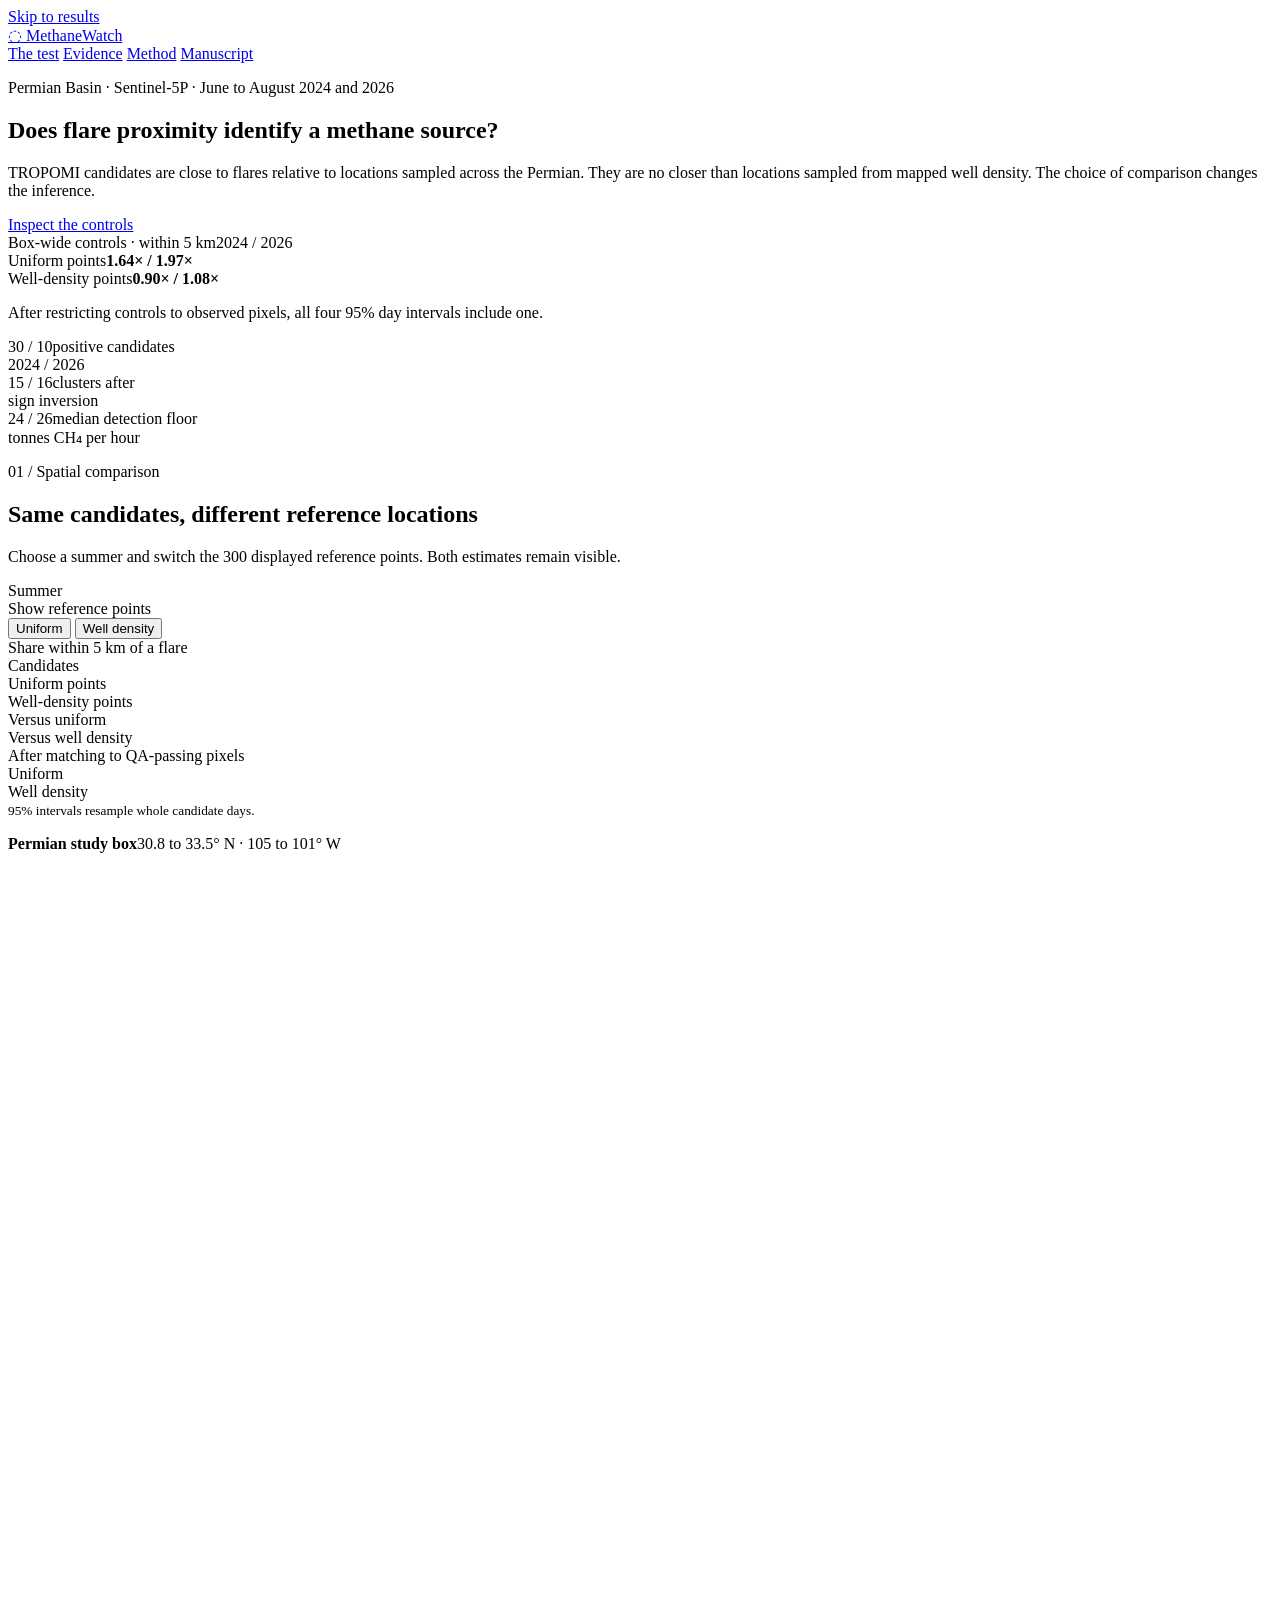
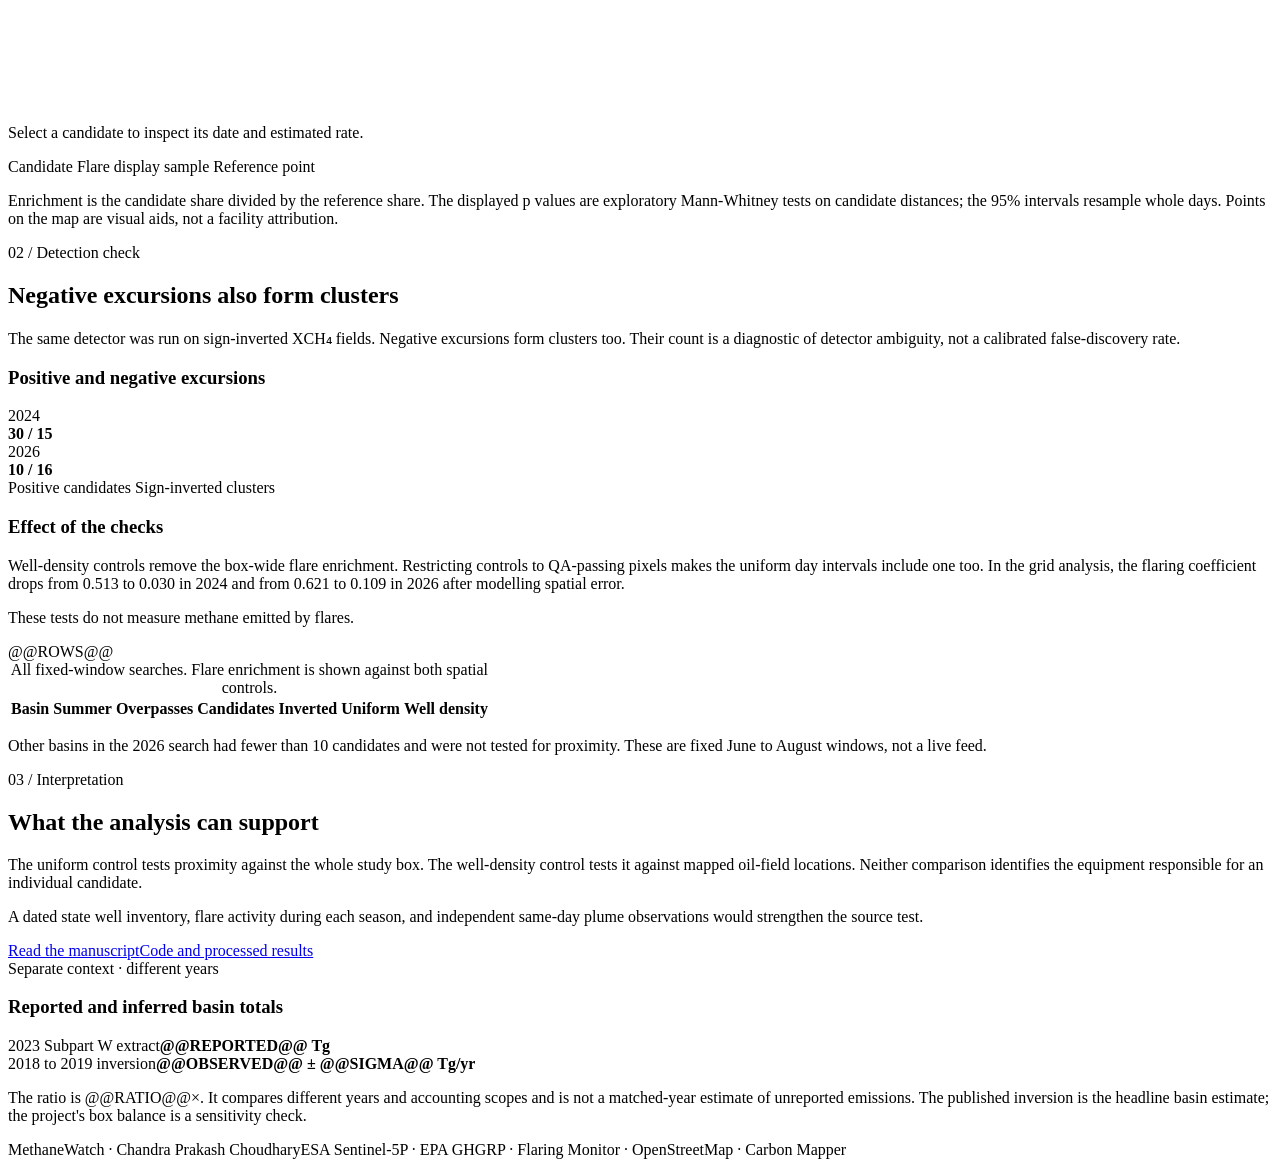
<file: src/methane/site_template.html>
<!doctype html>
<html lang="en">
<head>
  <meta charset="utf-8">
  <meta name="viewport" content="width=device-width, initial-scale=1">
  <meta name="theme-color" content="#102c35">
  <meta name="description" content="TROPOMI methane candidates near Permian flares: uniform, well-density, and observation-matched controls for 2024 and 2026.">
  <title>MethaneWatch | Permian flare proximity</title>
  <style>@@CSS@@</style>
</head>
<body>
  <a class="skip" href="#main">Skip to results</a>
  <header class="masthead">
    <div class="shell masthead-inner">
      <a class="brand" href="#top"><span class="brand-mark" aria-hidden="true">◌</span> MethaneWatch</a>
      <nav aria-label="Primary">
        <a href="#test">The test</a>
        <a href="#audit">Evidence</a>
        <a href="#method">Method</a>
        <a href="paper.html">Manuscript</a>
      </nav>
    </div>
  </header>
  <main id="main">
    <section class="hero" id="top">
      <div class="shell hero-grid">
        <div>
          <p class="kicker">Permian Basin · Sentinel-5P · June to August 2024 and 2026</p>
          <h1>Does flare proximity identify a methane source?</h1>
          <p class="hero-copy">TROPOMI candidates are close to flares relative to locations sampled across the Permian. They are no closer than locations sampled from mapped well density. The choice of comparison changes the inference.</p>
          <a class="text-link" href="#test">Inspect the controls</a>
        </div>
        <div class="hero-figure" aria-label="Study finding">
          <div class="figure-top"><span>Box-wide controls · within 5 km</span><span>2024 / 2026</span></div>
          <div class="figure-line"><span>Uniform points</span><strong>1.64× / 1.97×</strong></div>
          <div class="figure-line"><span>Well-density points</span><strong>0.90× / 1.08×</strong></div>
          <p>After restricting controls to observed pixels, all four 95% day intervals include one.</p>
        </div>
      </div>
    </section>

    <section class="finding-strip">
      <div class="shell strip-grid">
        <div><span class="num">30 / 10</span><span>positive candidates<br>2024 / 2026</span></div>
        <div><span class="num">15 / 16</span><span>clusters after<br>sign inversion</span></div>
        <div><span class="num">24 / 26</span><span>median detection floor<br>tonnes CH₄ per hour</span></div>
      </div>
    </section>

    <section id="test" class="section">
      <div class="shell">
        <div class="section-heading">
          <p class="kicker">01 / Spatial comparison</p>
          <h2>Same candidates, different reference locations</h2>
          <p>Choose a summer and switch the 300 displayed reference points. Both estimates remain visible.</p>
        </div>
        <div class="workbench">
          <div class="analysis-panel">
            <div class="control-row">
              <div><span class="field-label">Summer</span><div id="years" class="segmented" role="group" aria-label="Select summer"></div></div>
              <div><span class="field-label">Show reference points</span><div class="segmented" role="group" aria-label="Show reference distribution">
                <button type="button" data-mode="uniform">Uniform</button>
                <button type="button" data-mode="wells">Well density</button>
              </div></div>
            </div>
            <div class="chart-head"><span>Share within 5 km of a flare</span><span id="candidate-share"></span></div>
            <div class="bar-item"><div class="bar-copy"><span>Candidates</span><strong id="candidate-percent"></strong></div><div class="bar-track"><div id="candidate-bar" class="bar-fill candidate"></div></div></div>
            <div class="bar-item"><div class="bar-copy"><span>Uniform points</span><strong id="uniform-percent"></strong></div><div class="bar-track"><div id="uniform-bar" class="bar-fill uniform"></div></div></div>
            <div class="bar-item"><div class="bar-copy"><span>Well-density points</span><strong id="wells-percent"></strong></div><div class="bar-track"><div id="wells-bar" class="bar-fill wells"></div></div></div>
            <div class="estimate-grid">
              <article><span>Versus uniform</span><strong id="uniform-estimate"></strong><small id="uniform-detail"></small></article>
              <article><span>Versus well density</span><strong id="wells-estimate"></strong><small id="wells-detail"></small></article>
            </div>
            <div class="matched-results">
              <span class="field-label">After matching to QA-passing pixels</span>
              <div><span>Uniform</span><strong id="matched-uniform"></strong></div>
              <div><span>Well density</span><strong id="matched-wells"></strong></div>
              <small>95% intervals resample whole candidate days.</small>
            </div>
            <p class="panel-note" id="interpretation"></p>
          </div>
          <div class="map-panel">
            <div class="map-top"><strong>Permian study box</strong><span>30.8 to 33.5° N · 105 to 101° W</span></div>
            <svg id="study-map" role="img" aria-label="Candidate, flare, and reference locations in the Permian Basin" viewBox="0 0 720 485" preserveAspectRatio="xMidYMid meet"></svg>
            <p id="selected-candidate" class="map-selection" aria-live="polite">Select a candidate to inspect its date and estimated rate.</p>
            <div class="legend"><span><i class="key key-candidate"></i> Candidate</span><span><i class="key key-flare"></i> Flare display sample</span><span><i class="key key-control"></i> Reference point</span></div>
          </div>
        </div>
        <p class="footnote">Enrichment is the candidate share divided by the reference share. The displayed p values are exploratory Mann-Whitney tests on candidate distances; the 95% intervals resample whole days. Points on the map are visual aids, not a facility attribution.</p>
      </div>
    </section>

    <section id="audit" class="section section-tint">
      <div class="shell">
        <div class="section-heading">
          <p class="kicker">02 / Detection check</p>
          <h2>Negative excursions also form clusters</h2>
          <p>The same detector was run on sign-inverted XCH₄ fields. Negative excursions form clusters too. Their count is a diagnostic of detector ambiguity, not a calibrated false-discovery rate.</p>
        </div>
        <div class="audit-grid">
          <div class="negative-panel">
            <h3>Positive and negative excursions</h3>
            <div class="count-row"><span>2024</span><div><i style="width:100%"></i><b style="width:50%"></b></div><strong>30 / 15</strong></div>
            <div class="count-row"><span>2026</span><div><i style="width:33.3%"></i><b style="width:53.3%"></b></div><strong>10 / 16</strong></div>
            <div class="count-legend"><span><i class="positive"></i> Positive candidates</span><span><i class="negative"></i> Sign-inverted clusters</span></div>
          </div>
          <div class="audit-copy">
            <h3>Effect of the checks</h3>
            <p>Well-density controls remove the box-wide flare enrichment. Restricting controls to QA-passing pixels makes the uniform day intervals include one too. In the grid analysis, the flaring coefficient drops from 0.513 to 0.030 in 2024 and from 0.621 to 0.109 in 2026 after modelling spatial error.</p>
            <p>These tests do not measure methane emitted by flares.</p>
          </div>
        </div>
        <div class="table-wrap"><table>
          <caption>All fixed-window searches. Flare enrichment is shown against both spatial controls.</caption>
          <thead><tr><th scope="col">Basin</th><th scope="col">Summer</th><th scope="col">Overpasses</th><th scope="col">Candidates</th><th scope="col">Inverted</th><th scope="col">Uniform</th><th scope="col">Well density</th></tr></thead>
          <tbody>@@ROWS@@</tbody>
        </table></div>
        <p class="footnote">Other basins in the 2026 search had fewer than 10 candidates and were not tested for proximity. These are fixed June to August windows, not a live feed.</p>
      </div>
    </section>

    <section id="method" class="section">
      <div class="shell method-grid">
        <div>
          <p class="kicker">03 / Interpretation</p>
          <h2>What the analysis can support</h2>
          <p>The uniform control tests proximity against the whole study box. The well-density control tests it against mapped oil-field locations. Neither comparison identifies the equipment responsible for an individual candidate.</p>
          <p>A dated state well inventory, flare activity during each season, and independent same-day plume observations would strengthen the source test.</p>
          <div class="links"><a class="button" href="paper.html">Read the manuscript</a><a class="button secondary" href="@@REPO@@">Code and processed results</a></div>
        </div>
        <aside class="context">
          <span class="field-label">Separate context · different years</span>
          <h3>Reported and inferred basin totals</h3>
          <div class="context-line"><span>2023 Subpart W extract</span><strong>@@REPORTED@@ Tg</strong></div>
          <div class="context-line"><span>2018 to 2019 inversion</span><strong>@@OBSERVED@@ ± @@SIGMA@@ Tg/yr</strong></div>
          <p>The ratio is @@RATIO@@×. It compares different years and accounting scopes and is not a matched-year estimate of unreported emissions. The published inversion is the headline basin estimate; the project's box balance is a sensitivity check.</p>
        </aside>
      </div>
    </section>
  </main>
  <footer><div class="shell footer-inner"><span>MethaneWatch · Chandra Prakash Choudhary</span><span>ESA Sentinel-5P · EPA GHGRP · Flaring Monitor · OpenStreetMap · Carbon Mapper</span></div></footer>
  <script>const DATA=@@DATA@@;</script>
  <script>@@JS@@</script>
</body>
</html>
</file>
